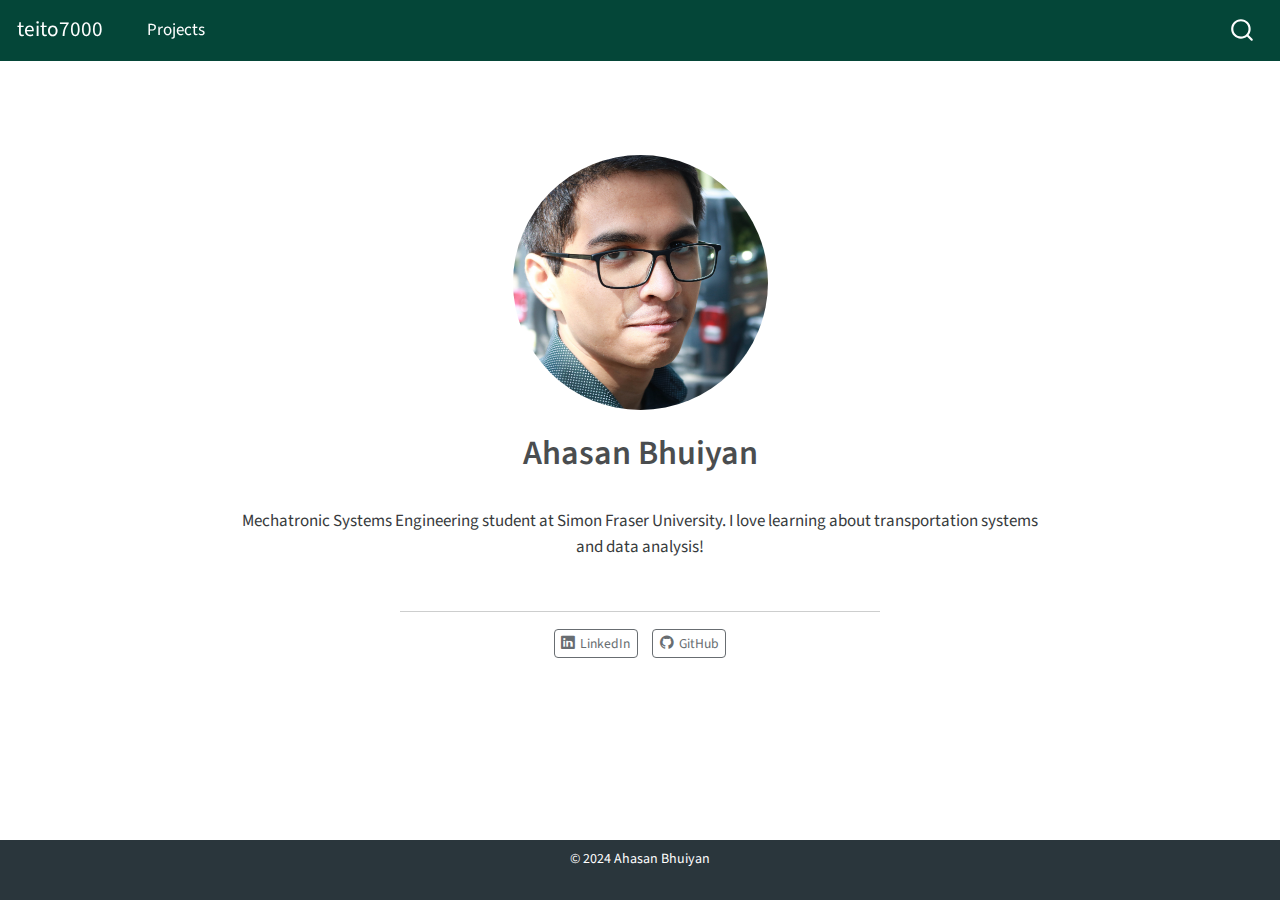
<file: docs/index.html>
<!DOCTYPE html>
<html xmlns="http://www.w3.org/1999/xhtml" lang="en" xml:lang="en"><head>

<meta charset="utf-8">
<meta name="generator" content="quarto-1.3.450">

<meta name="viewport" content="width=device-width, initial-scale=1.0, user-scalable=yes">


<title>teito7000 - Ahasan Bhuiyan</title>
<style>
code{white-space: pre-wrap;}
span.smallcaps{font-variant: small-caps;}
div.columns{display: flex; gap: min(4vw, 1.5em);}
div.column{flex: auto; overflow-x: auto;}
div.hanging-indent{margin-left: 1.5em; text-indent: -1.5em;}
ul.task-list{list-style: none;}
ul.task-list li input[type="checkbox"] {
  width: 0.8em;
  margin: 0 0.8em 0.2em -1em; /* quarto-specific, see https://github.com/quarto-dev/quarto-cli/issues/4556 */ 
  vertical-align: middle;
}
</style>


<script src="site_libs/quarto-nav/quarto-nav.js"></script>
<script src="site_libs/quarto-nav/headroom.min.js"></script>
<script src="site_libs/clipboard/clipboard.min.js"></script>
<script src="site_libs/quarto-search/autocomplete.umd.js"></script>
<script src="site_libs/quarto-search/fuse.min.js"></script>
<script src="site_libs/quarto-search/quarto-search.js"></script>
<meta name="quarto:offset" content="./">
<script src="site_libs/quarto-html/quarto.js"></script>
<script src="site_libs/quarto-html/popper.min.js"></script>
<script src="site_libs/quarto-html/tippy.umd.min.js"></script>
<link href="site_libs/quarto-html/tippy.css" rel="stylesheet">
<link href="site_libs/quarto-html/quarto-syntax-highlighting.css" rel="stylesheet" id="quarto-text-highlighting-styles">
<script src="site_libs/bootstrap/bootstrap.min.js"></script>
<link href="site_libs/bootstrap/bootstrap-icons.css" rel="stylesheet">
<link href="site_libs/bootstrap/bootstrap.min.css" rel="stylesheet" id="quarto-bootstrap" data-mode="light">
<script id="quarto-search-options" type="application/json">{
  "location": "navbar",
  "copy-button": false,
  "collapse-after": 3,
  "panel-placement": "end",
  "type": "overlay",
  "limit": 20,
  "language": {
    "search-no-results-text": "No results",
    "search-matching-documents-text": "matching documents",
    "search-copy-link-title": "Copy link to search",
    "search-hide-matches-text": "Hide additional matches",
    "search-more-match-text": "more match in this document",
    "search-more-matches-text": "more matches in this document",
    "search-clear-button-title": "Clear",
    "search-detached-cancel-button-title": "Cancel",
    "search-submit-button-title": "Submit",
    "search-label": "Search"
  }
}</script>


</head>

<body class="nav-fixed fullcontent">

<div id="quarto-search-results"></div>
  <header id="quarto-header" class="headroom fixed-top">
    <nav class="navbar navbar-expand-lg navbar-dark ">
      <div class="navbar-container container-fluid">
      <div class="navbar-brand-container">
    <a class="navbar-brand" href="./index.html">
    <span class="navbar-title">teito7000</span>
    </a>
  </div>
            <div id="quarto-search" class="" title="Search"></div>
          <button class="navbar-toggler" type="button" data-bs-toggle="collapse" data-bs-target="#navbarCollapse" aria-controls="navbarCollapse" aria-expanded="false" aria-label="Toggle navigation" onclick="if (window.quartoToggleHeadroom) { window.quartoToggleHeadroom(); }">
  <span class="navbar-toggler-icon"></span>
</button>
          <div class="collapse navbar-collapse" id="navbarCollapse">
            <ul class="navbar-nav navbar-nav-scroll me-auto">
  <li class="nav-item">
    <a class="nav-link" href="./projects.html" rel="" target="">
 <span class="menu-text">Projects</span></a>
  </li>  
</ul>
            <div class="quarto-navbar-tools ms-auto">
</div>
          </div> <!-- /navcollapse -->
      </div> <!-- /container-fluid -->
    </nav>
</header>
<!-- content -->
<div id="quarto-content" class="quarto-container page-columns page-rows-contents page-layout-article page-navbar">
<!-- sidebar -->
<!-- margin-sidebar -->
    
<!-- main -->
<div class="quarto-about-jolla">
  <img src="files/profile.jpg" class="about-image
  round " style="height: 15em; width: 15em;">
 <header id="title-block-header" class="quarto-title-block default">
<div class="quarto-title">
<h1 class="title">Ahasan Bhuiyan</h1>
</div>
<div class="quarto-title-meta">
  </div>
</header><main class="content" id="quarto-document-content">
<p>Mechatronic Systems Engineering student at Simon Fraser University. I love learning about transportation systems and data analysis!</p>


</main> 
  <hr class="about-sep">
   <div class="about-links">
  <a href="https://www.linkedin.com/in/ahasanb/" class="about-link" rel="" target="">
    <i class="bi bi-linkedin"></i>
     <span class="about-link-text">LinkedIn</span>
  </a>
  <a href="https://github.com/teito7000" class="about-link" rel="" target="">
    <i class="bi bi-github"></i>
     <span class="about-link-text">GitHub</span>
  </a>
</div>
</div>
 <!-- /main -->
<script id="quarto-html-after-body" type="application/javascript">
window.document.addEventListener("DOMContentLoaded", function (event) {
  const toggleBodyColorMode = (bsSheetEl) => {
    const mode = bsSheetEl.getAttribute("data-mode");
    const bodyEl = window.document.querySelector("body");
    if (mode === "dark") {
      bodyEl.classList.add("quarto-dark");
      bodyEl.classList.remove("quarto-light");
    } else {
      bodyEl.classList.add("quarto-light");
      bodyEl.classList.remove("quarto-dark");
    }
  }
  const toggleBodyColorPrimary = () => {
    const bsSheetEl = window.document.querySelector("link#quarto-bootstrap");
    if (bsSheetEl) {
      toggleBodyColorMode(bsSheetEl);
    }
  }
  toggleBodyColorPrimary();  
  const isCodeAnnotation = (el) => {
    for (const clz of el.classList) {
      if (clz.startsWith('code-annotation-')) {                     
        return true;
      }
    }
    return false;
  }
  const clipboard = new window.ClipboardJS('.code-copy-button', {
    text: function(trigger) {
      const codeEl = trigger.previousElementSibling.cloneNode(true);
      for (const childEl of codeEl.children) {
        if (isCodeAnnotation(childEl)) {
          childEl.remove();
        }
      }
      return codeEl.innerText;
    }
  });
  clipboard.on('success', function(e) {
    // button target
    const button = e.trigger;
    // don't keep focus
    button.blur();
    // flash "checked"
    button.classList.add('code-copy-button-checked');
    var currentTitle = button.getAttribute("title");
    button.setAttribute("title", "Copied!");
    let tooltip;
    if (window.bootstrap) {
      button.setAttribute("data-bs-toggle", "tooltip");
      button.setAttribute("data-bs-placement", "left");
      button.setAttribute("data-bs-title", "Copied!");
      tooltip = new bootstrap.Tooltip(button, 
        { trigger: "manual", 
          customClass: "code-copy-button-tooltip",
          offset: [0, -8]});
      tooltip.show();    
    }
    setTimeout(function() {
      if (tooltip) {
        tooltip.hide();
        button.removeAttribute("data-bs-title");
        button.removeAttribute("data-bs-toggle");
        button.removeAttribute("data-bs-placement");
      }
      button.setAttribute("title", currentTitle);
      button.classList.remove('code-copy-button-checked');
    }, 1000);
    // clear code selection
    e.clearSelection();
  });
  function tippyHover(el, contentFn) {
    const config = {
      allowHTML: true,
      content: contentFn,
      maxWidth: 500,
      delay: 100,
      arrow: false,
      appendTo: function(el) {
          return el.parentElement;
      },
      interactive: true,
      interactiveBorder: 10,
      theme: 'quarto',
      placement: 'bottom-start'
    };
    window.tippy(el, config); 
  }
  const noterefs = window.document.querySelectorAll('a[role="doc-noteref"]');
  for (var i=0; i<noterefs.length; i++) {
    const ref = noterefs[i];
    tippyHover(ref, function() {
      // use id or data attribute instead here
      let href = ref.getAttribute('data-footnote-href') || ref.getAttribute('href');
      try { href = new URL(href).hash; } catch {}
      const id = href.replace(/^#\/?/, "");
      const note = window.document.getElementById(id);
      return note.innerHTML;
    });
  }
      let selectedAnnoteEl;
      const selectorForAnnotation = ( cell, annotation) => {
        let cellAttr = 'data-code-cell="' + cell + '"';
        let lineAttr = 'data-code-annotation="' +  annotation + '"';
        const selector = 'span[' + cellAttr + '][' + lineAttr + ']';
        return selector;
      }
      const selectCodeLines = (annoteEl) => {
        const doc = window.document;
        const targetCell = annoteEl.getAttribute("data-target-cell");
        const targetAnnotation = annoteEl.getAttribute("data-target-annotation");
        const annoteSpan = window.document.querySelector(selectorForAnnotation(targetCell, targetAnnotation));
        const lines = annoteSpan.getAttribute("data-code-lines").split(",");
        const lineIds = lines.map((line) => {
          return targetCell + "-" + line;
        })
        let top = null;
        let height = null;
        let parent = null;
        if (lineIds.length > 0) {
            //compute the position of the single el (top and bottom and make a div)
            const el = window.document.getElementById(lineIds[0]);
            top = el.offsetTop;
            height = el.offsetHeight;
            parent = el.parentElement.parentElement;
          if (lineIds.length > 1) {
            const lastEl = window.document.getElementById(lineIds[lineIds.length - 1]);
            const bottom = lastEl.offsetTop + lastEl.offsetHeight;
            height = bottom - top;
          }
          if (top !== null && height !== null && parent !== null) {
            // cook up a div (if necessary) and position it 
            let div = window.document.getElementById("code-annotation-line-highlight");
            if (div === null) {
              div = window.document.createElement("div");
              div.setAttribute("id", "code-annotation-line-highlight");
              div.style.position = 'absolute';
              parent.appendChild(div);
            }
            div.style.top = top - 2 + "px";
            div.style.height = height + 4 + "px";
            let gutterDiv = window.document.getElementById("code-annotation-line-highlight-gutter");
            if (gutterDiv === null) {
              gutterDiv = window.document.createElement("div");
              gutterDiv.setAttribute("id", "code-annotation-line-highlight-gutter");
              gutterDiv.style.position = 'absolute';
              const codeCell = window.document.getElementById(targetCell);
              const gutter = codeCell.querySelector('.code-annotation-gutter');
              gutter.appendChild(gutterDiv);
            }
            gutterDiv.style.top = top - 2 + "px";
            gutterDiv.style.height = height + 4 + "px";
          }
          selectedAnnoteEl = annoteEl;
        }
      };
      const unselectCodeLines = () => {
        const elementsIds = ["code-annotation-line-highlight", "code-annotation-line-highlight-gutter"];
        elementsIds.forEach((elId) => {
          const div = window.document.getElementById(elId);
          if (div) {
            div.remove();
          }
        });
        selectedAnnoteEl = undefined;
      };
      // Attach click handler to the DT
      const annoteDls = window.document.querySelectorAll('dt[data-target-cell]');
      for (const annoteDlNode of annoteDls) {
        annoteDlNode.addEventListener('click', (event) => {
          const clickedEl = event.target;
          if (clickedEl !== selectedAnnoteEl) {
            unselectCodeLines();
            const activeEl = window.document.querySelector('dt[data-target-cell].code-annotation-active');
            if (activeEl) {
              activeEl.classList.remove('code-annotation-active');
            }
            selectCodeLines(clickedEl);
            clickedEl.classList.add('code-annotation-active');
          } else {
            // Unselect the line
            unselectCodeLines();
            clickedEl.classList.remove('code-annotation-active');
          }
        });
      }
  const findCites = (el) => {
    const parentEl = el.parentElement;
    if (parentEl) {
      const cites = parentEl.dataset.cites;
      if (cites) {
        return {
          el,
          cites: cites.split(' ')
        };
      } else {
        return findCites(el.parentElement)
      }
    } else {
      return undefined;
    }
  };
  var bibliorefs = window.document.querySelectorAll('a[role="doc-biblioref"]');
  for (var i=0; i<bibliorefs.length; i++) {
    const ref = bibliorefs[i];
    const citeInfo = findCites(ref);
    if (citeInfo) {
      tippyHover(citeInfo.el, function() {
        var popup = window.document.createElement('div');
        citeInfo.cites.forEach(function(cite) {
          var citeDiv = window.document.createElement('div');
          citeDiv.classList.add('hanging-indent');
          citeDiv.classList.add('csl-entry');
          var biblioDiv = window.document.getElementById('ref-' + cite);
          if (biblioDiv) {
            citeDiv.innerHTML = biblioDiv.innerHTML;
          }
          popup.appendChild(citeDiv);
        });
        return popup.innerHTML;
      });
    }
  }
});
</script>
</div> <!-- /content -->
<footer class="footer">
  <div class="nav-footer">
    <div class="nav-footer-left">
      &nbsp;
    </div>   
    <div class="nav-footer-center">© 2024 Ahasan Bhuiyan</div>
    <div class="nav-footer-right">
      &nbsp;
    </div>
  </div>
</footer>



</body></html>
</file>
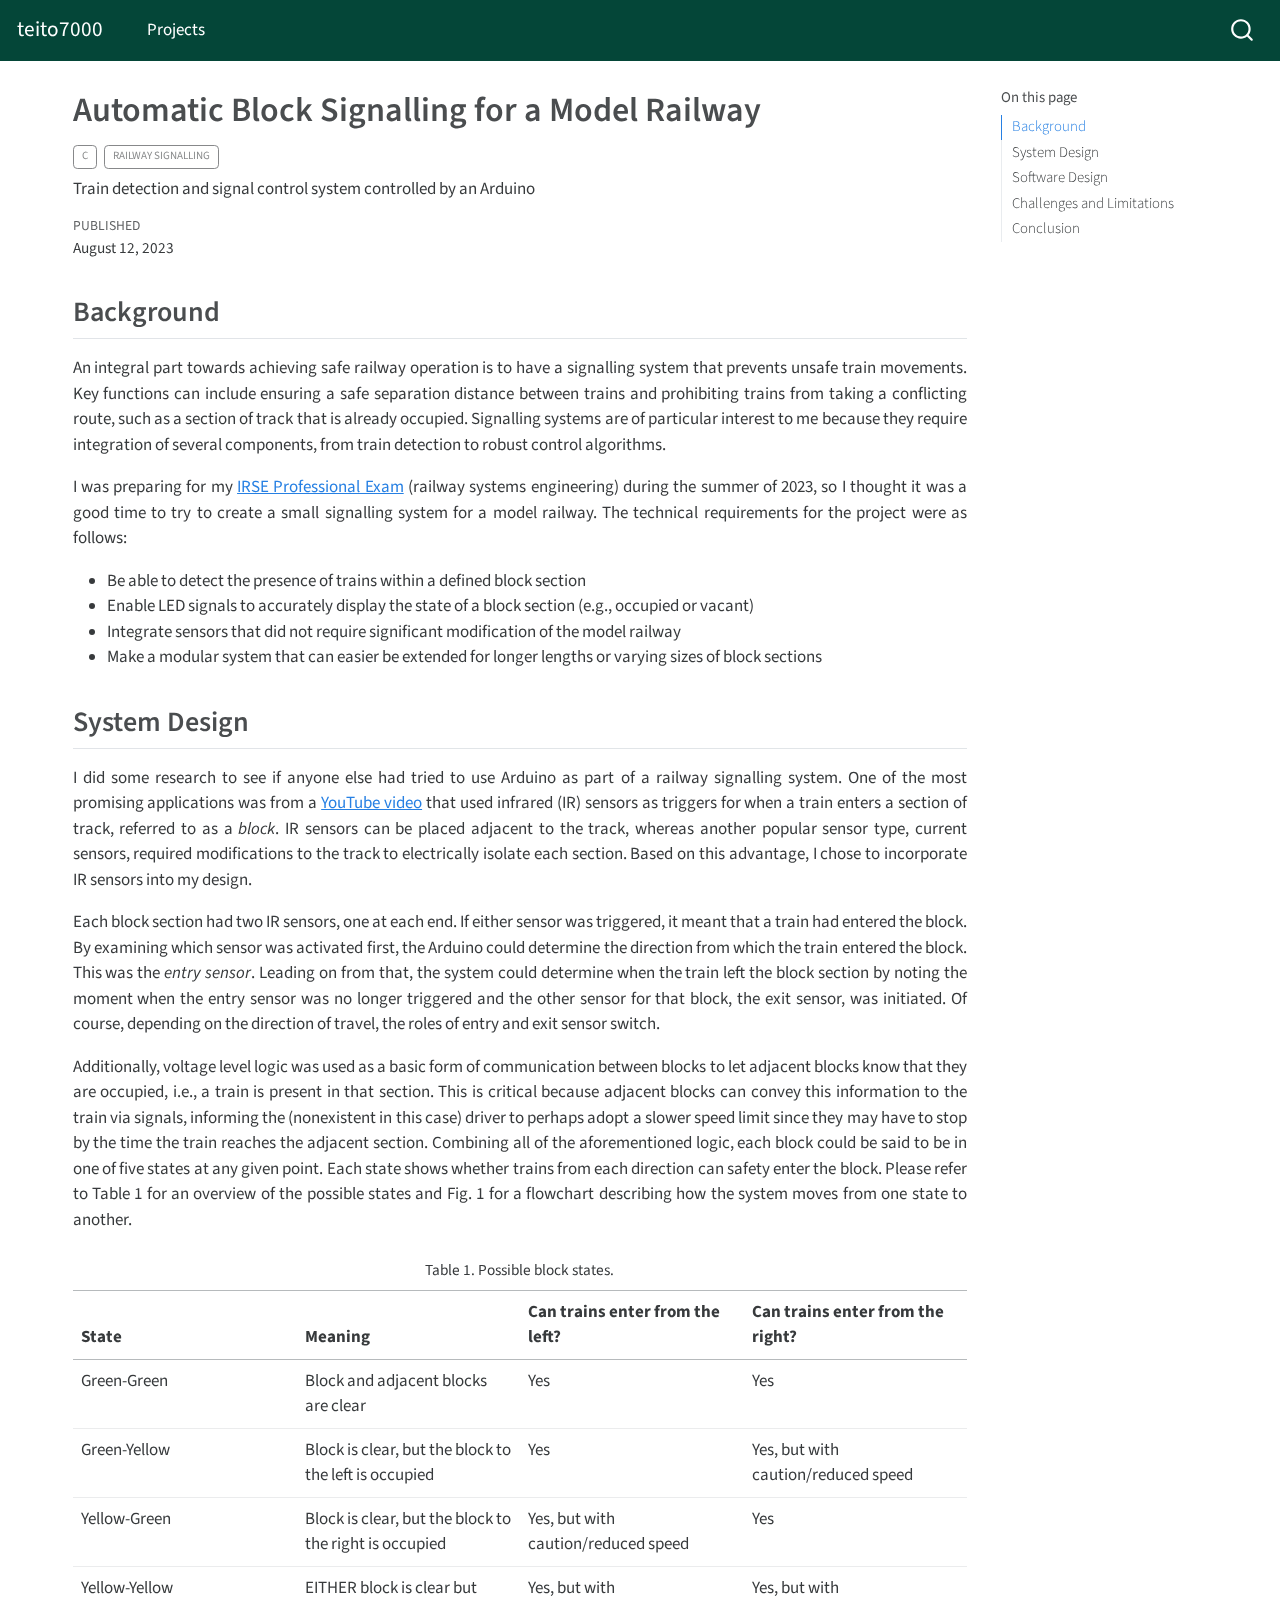
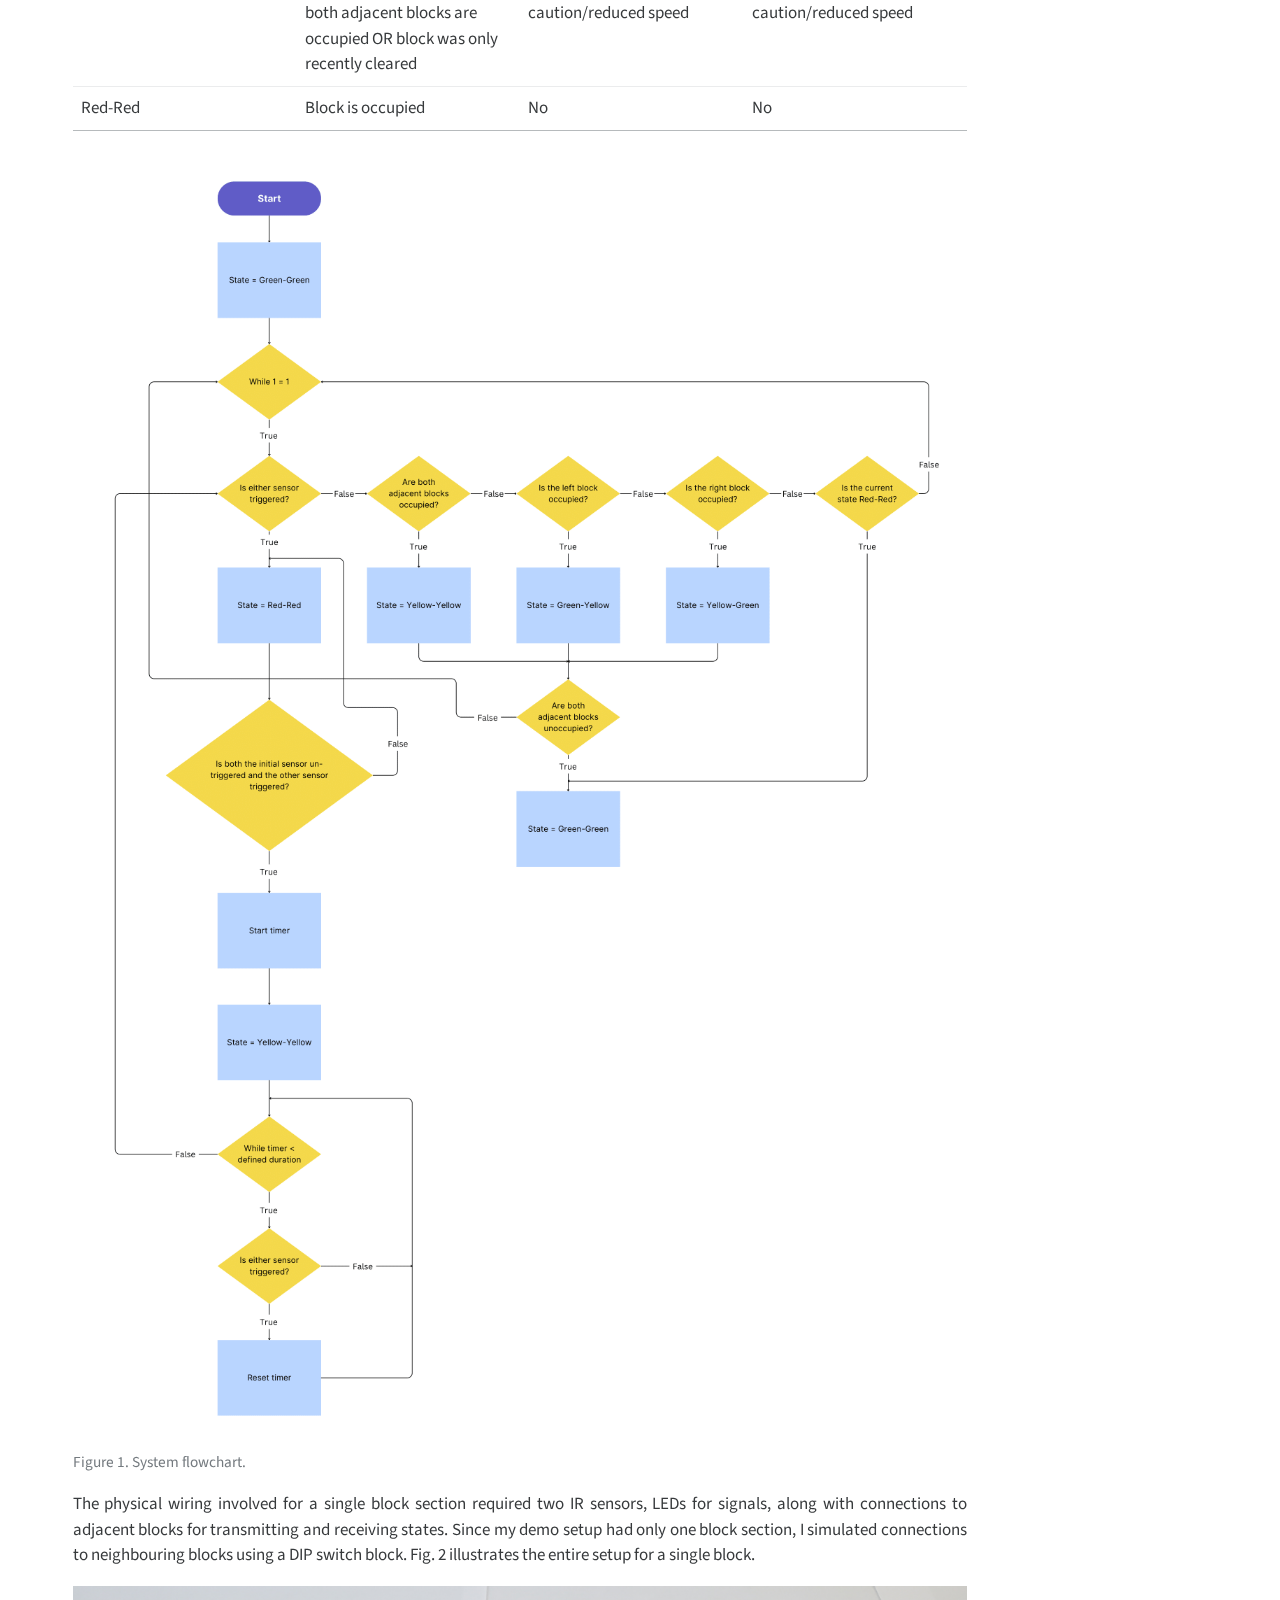
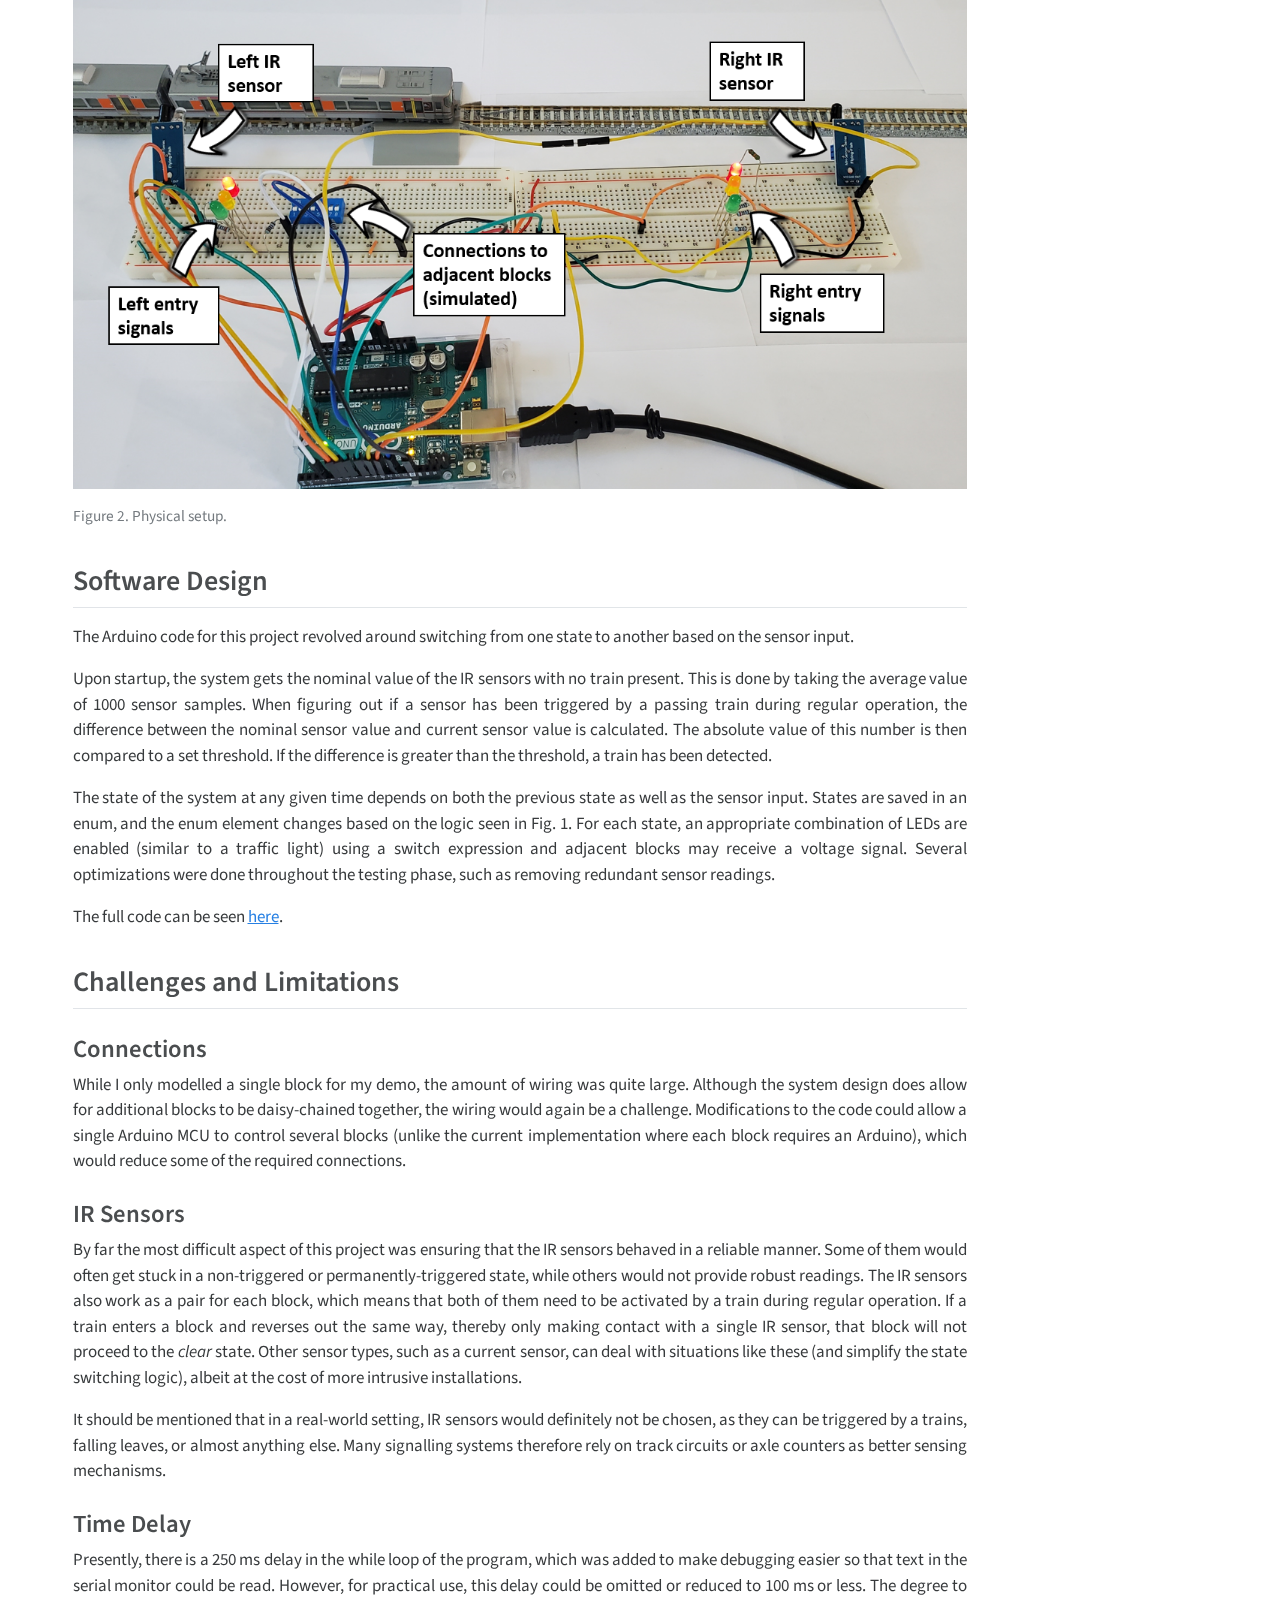
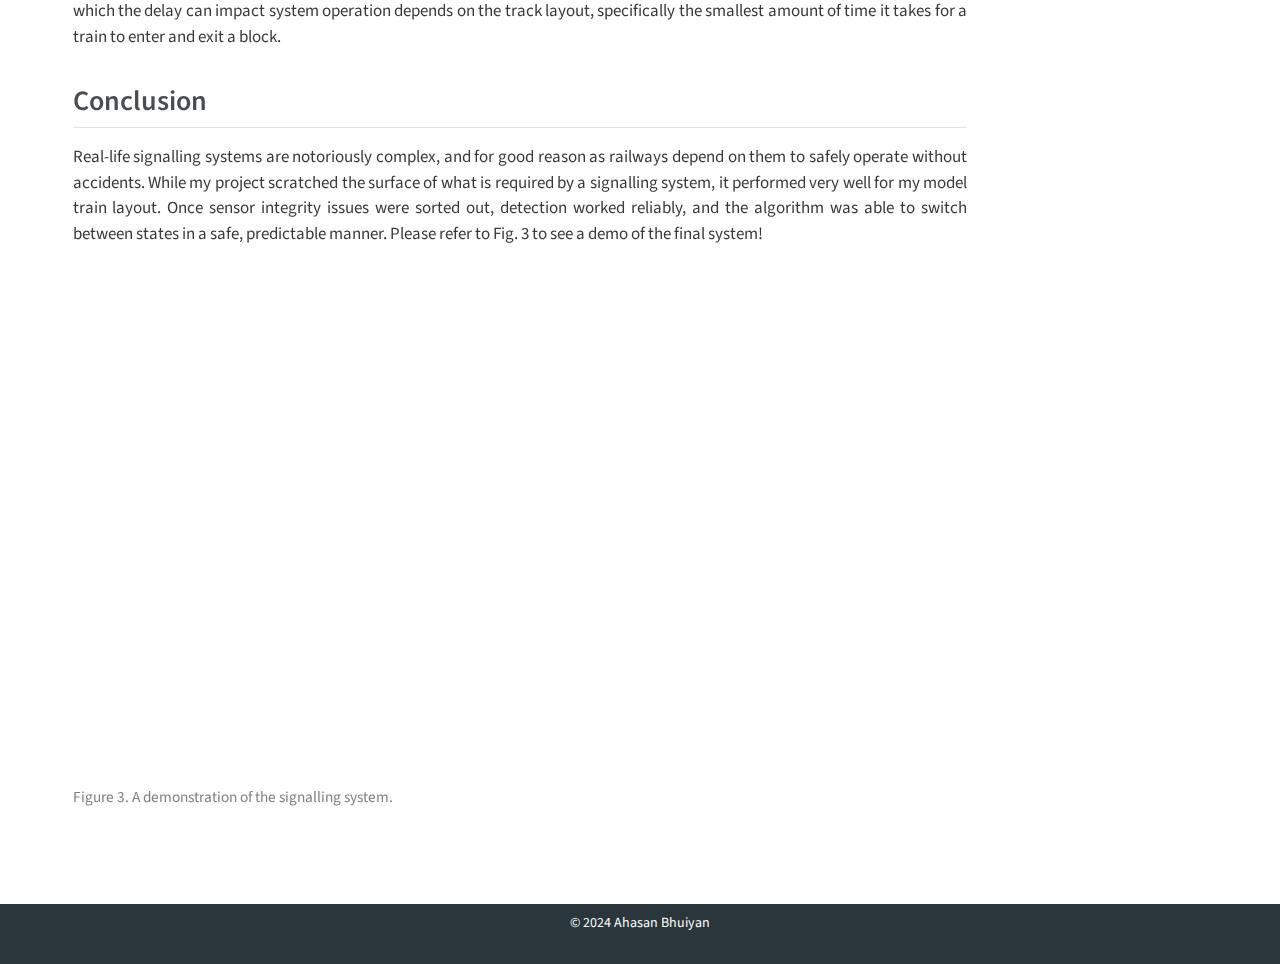
<file: docs/projects/2023/automatic_block_signalling/index.html>
<!DOCTYPE html>
<html xmlns="http://www.w3.org/1999/xhtml" lang="en" xml:lang="en"><head>

<meta charset="utf-8">
<meta name="generator" content="quarto-1.3.450">

<meta name="viewport" content="width=device-width, initial-scale=1.0, user-scalable=yes">

<meta name="dcterms.date" content="2023-08-12">
<meta name="description" content="Train detection and signal control system controlled by an Arduino">

<title>teito7000 - Automatic Block Signalling for a Model Railway</title>
<style>
code{white-space: pre-wrap;}
span.smallcaps{font-variant: small-caps;}
div.columns{display: flex; gap: min(4vw, 1.5em);}
div.column{flex: auto; overflow-x: auto;}
div.hanging-indent{margin-left: 1.5em; text-indent: -1.5em;}
ul.task-list{list-style: none;}
ul.task-list li input[type="checkbox"] {
  width: 0.8em;
  margin: 0 0.8em 0.2em -1em; /* quarto-specific, see https://github.com/quarto-dev/quarto-cli/issues/4556 */ 
  vertical-align: middle;
}
</style>


<script src="../../../site_libs/quarto-nav/quarto-nav.js"></script>
<script src="../../../site_libs/quarto-nav/headroom.min.js"></script>
<script src="../../../site_libs/clipboard/clipboard.min.js"></script>
<script src="../../../site_libs/quarto-search/autocomplete.umd.js"></script>
<script src="../../../site_libs/quarto-search/fuse.min.js"></script>
<script src="../../../site_libs/quarto-search/quarto-search.js"></script>
<meta name="quarto:offset" content="../../../">
<script src="../../../site_libs/quarto-html/quarto.js"></script>
<script src="../../../site_libs/quarto-html/popper.min.js"></script>
<script src="../../../site_libs/quarto-html/tippy.umd.min.js"></script>
<script src="../../../site_libs/quarto-html/anchor.min.js"></script>
<link href="../../../site_libs/quarto-html/tippy.css" rel="stylesheet">
<link href="../../../site_libs/quarto-html/quarto-syntax-highlighting.css" rel="stylesheet" id="quarto-text-highlighting-styles">
<script src="../../../site_libs/bootstrap/bootstrap.min.js"></script>
<link href="../../../site_libs/bootstrap/bootstrap-icons.css" rel="stylesheet">
<link href="../../../site_libs/bootstrap/bootstrap.min.css" rel="stylesheet" id="quarto-bootstrap" data-mode="light">
<script id="quarto-search-options" type="application/json">{
  "location": "navbar",
  "copy-button": false,
  "collapse-after": 3,
  "panel-placement": "end",
  "type": "overlay",
  "limit": 20,
  "language": {
    "search-no-results-text": "No results",
    "search-matching-documents-text": "matching documents",
    "search-copy-link-title": "Copy link to search",
    "search-hide-matches-text": "Hide additional matches",
    "search-more-match-text": "more match in this document",
    "search-more-matches-text": "more matches in this document",
    "search-clear-button-title": "Clear",
    "search-detached-cancel-button-title": "Cancel",
    "search-submit-button-title": "Submit",
    "search-label": "Search"
  }
}</script>


<link rel="stylesheet" href="../../../styles.css">
</head>

<body class="nav-fixed">

<div id="quarto-search-results"></div>
  <header id="quarto-header" class="headroom fixed-top">
    <nav class="navbar navbar-expand-lg navbar-dark ">
      <div class="navbar-container container-fluid">
      <div class="navbar-brand-container">
    <a class="navbar-brand" href="../../../index.html">
    <span class="navbar-title">teito7000</span>
    </a>
  </div>
            <div id="quarto-search" class="" title="Search"></div>
          <button class="navbar-toggler" type="button" data-bs-toggle="collapse" data-bs-target="#navbarCollapse" aria-controls="navbarCollapse" aria-expanded="false" aria-label="Toggle navigation" onclick="if (window.quartoToggleHeadroom) { window.quartoToggleHeadroom(); }">
  <span class="navbar-toggler-icon"></span>
</button>
          <div class="collapse navbar-collapse" id="navbarCollapse">
            <ul class="navbar-nav navbar-nav-scroll me-auto">
  <li class="nav-item">
    <a class="nav-link" href="../../../projects.html" rel="" target="">
 <span class="menu-text">Projects</span></a>
  </li>  
</ul>
            <div class="quarto-navbar-tools ms-auto">
</div>
          </div> <!-- /navcollapse -->
      </div> <!-- /container-fluid -->
    </nav>
</header>
<!-- content -->
<div id="quarto-content" class="quarto-container page-columns page-rows-contents page-layout-full page-navbar">
<!-- sidebar -->
<!-- margin-sidebar -->
    <div id="quarto-margin-sidebar" class="sidebar margin-sidebar">
        <nav id="TOC" role="doc-toc" class="toc-active">
    <h2 id="toc-title">On this page</h2>
   
  <ul>
  <li><a href="#background" id="toc-background" class="nav-link active" data-scroll-target="#background">Background</a></li>
  <li><a href="#system-design" id="toc-system-design" class="nav-link" data-scroll-target="#system-design">System Design</a></li>
  <li><a href="#software-design" id="toc-software-design" class="nav-link" data-scroll-target="#software-design">Software Design</a></li>
  <li><a href="#challenges-and-limitations" id="toc-challenges-and-limitations" class="nav-link" data-scroll-target="#challenges-and-limitations">Challenges and Limitations</a>
  <ul class="collapse">
  <li><a href="#connections" id="toc-connections" class="nav-link" data-scroll-target="#connections">Connections</a></li>
  <li><a href="#ir-sensors" id="toc-ir-sensors" class="nav-link" data-scroll-target="#ir-sensors">IR Sensors</a></li>
  <li><a href="#time-delay" id="toc-time-delay" class="nav-link" data-scroll-target="#time-delay">Time Delay</a></li>
  </ul></li>
  <li><a href="#conclusion" id="toc-conclusion" class="nav-link" data-scroll-target="#conclusion">Conclusion</a></li>
  </ul>
</nav>
    </div>
<!-- main -->
<main class="content column-page-left" id="quarto-document-content">

<header id="title-block-header" class="quarto-title-block default">
<div class="quarto-title">
<h1 class="title">Automatic Block Signalling for a Model Railway</h1>
  <div class="quarto-categories">
    <div class="quarto-category">C</div>
    <div class="quarto-category">railway signalling</div>
  </div>
  </div>

<div>
  <div class="description">
    Train detection and signal control system controlled by an Arduino
  </div>
</div>


<div class="quarto-title-meta">

    
    <div>
    <div class="quarto-title-meta-heading">Published</div>
    <div class="quarto-title-meta-contents">
      <p class="date">August 12, 2023</p>
    </div>
  </div>
  
    
  </div>
  

</header>

<section id="background" class="level2">
<h2 class="anchored" data-anchor-id="background">Background</h2>
<p>An integral part towards achieving safe railway operation is to have a signalling system that prevents unsafe train movements. Key functions can include ensuring a safe separation distance between trains and prohibiting trains from taking a conflicting route, such as a section of track that is already occupied. Signalling systems are of particular interest to me because they require integration of several components, from train detection to robust control algorithms.</p>
<p>I was preparing for my <a href="https://www.irse.org/Qualifications-Careers/IRSE-Exam">IRSE Professional Exam</a> (railway systems engineering) during the summer of 2023, so I thought it was a good time to try to create a small signalling system for a model railway. The technical requirements for the project were as follows:</p>
<ul>
<li>Be able to detect the presence of trains within a defined block section</li>
<li>Enable LED signals to accurately display the state of a block section (e.g., occupied or vacant)</li>
<li>Integrate sensors that did not require significant modification of the model railway</li>
<li>Make a modular system that can easier be extended for longer lengths or varying sizes of block sections</li>
</ul>
</section>
<section id="system-design" class="level2">
<h2 class="anchored" data-anchor-id="system-design">System Design</h2>
<p>I did some research to see if anyone else had tried to use Arduino as part of a railway signalling system. One of the most promising applications was from a <a href="https://youtu.be/Yg6mkOfl6I8?si=zydbxgZjwzDelwt1">YouTube video</a> that used infrared (IR) sensors as triggers for when a train enters a section of track, referred to as a <em>block</em>. IR sensors can be placed adjacent to the track, whereas another popular sensor type, current sensors, required modifications to the track to electrically isolate each section. Based on this advantage, I chose to incorporate IR sensors into my design.</p>
<p>Each block section had two IR sensors, one at each end. If either sensor was triggered, it meant that a train had entered the block. By examining which sensor was activated first, the Arduino could determine the direction from which the train entered the block. This was the <em>entry sensor</em>. Leading on from that, the system could determine when the train left the block section by noting the moment when the entry sensor was no longer triggered and the other sensor for that block, the exit sensor, was initiated. Of course, depending on the direction of travel, the roles of entry and exit sensor switch.</p>
<p>Additionally, voltage level logic was used as a basic form of communication between blocks to let adjacent blocks know that they are occupied, i.e., a train is present in that section. This is critical because adjacent blocks can convey this information to the train via signals, informing the (nonexistent in this case) driver to perhaps adopt a slower speed limit since they may have to stop by the time the train reaches the adjacent section. Combining all of the aforementioned logic, each block could be said to be in one of five states at any given point. Each state shows whether trains from each direction can safety enter the block. Please refer to Table 1 for an overview of the possible states and Fig. 1 for a flowchart describing how the system moves from one state to another.</p>
<table class="table">
<caption>Table 1. Possible block states.</caption>
<colgroup>
<col style="width: 25%">
<col style="width: 25%">
<col style="width: 25%">
<col style="width: 25%">
</colgroup>
<thead>
<tr class="header">
<th>State</th>
<th>Meaning</th>
<th>Can trains enter from the left?</th>
<th>Can trains enter from the right?</th>
</tr>
</thead>
<tbody>
<tr class="odd">
<td>Green-Green</td>
<td>Block and adjacent blocks are clear</td>
<td>Yes</td>
<td>Yes</td>
</tr>
<tr class="even">
<td>Green-Yellow</td>
<td>Block is clear, but the block to the left is occupied</td>
<td>Yes</td>
<td>Yes, but with caution/reduced speed</td>
</tr>
<tr class="odd">
<td>Yellow-Green</td>
<td>Block is clear, but the block to the right is occupied</td>
<td>Yes, but with caution/reduced speed</td>
<td>Yes</td>
</tr>
<tr class="even">
<td>Yellow-Yellow</td>
<td>EITHER block is clear but both adjacent blocks are occupied OR block was only recently cleared</td>
<td>Yes, but with caution/reduced speed</td>
<td>Yes, but with caution/reduced speed</td>
</tr>
<tr class="odd">
<td>Red-Red</td>
<td>Block is occupied</td>
<td>No</td>
<td>No</td>
</tr>
</tbody>
</table>
<div class="quarto-figure quarto-figure-center">
<figure class="figure">
<p><img src="flowchart.png" class="img-fluid figure-img"></p>
<figcaption class="figure-caption">Figure 1. System flowchart.</figcaption>
</figure>
</div>
<p>The physical wiring involved for a single block section required two IR sensors, LEDs for signals, along with connections to adjacent blocks for transmitting and receiving states. Since my demo setup had only one block section, I simulated connections to neighbouring blocks using a DIP switch block. Fig. 2 illustrates the entire setup for a single block.</p>
<div class="quarto-figure quarto-figure-center">
<figure class="figure">
<p><img src="physical_setup.png" class="preview-image img-fluid figure-img"></p>
<figcaption class="figure-caption">Figure 2. Physical setup.</figcaption>
</figure>
</div>
</section>
<section id="software-design" class="level2">
<h2 class="anchored" data-anchor-id="software-design">Software Design</h2>
<p>The Arduino code for this project revolved around switching from one state to another based on the sensor input.</p>
<p>Upon startup, the system gets the nominal value of the IR sensors with no train present. This is done by taking the average value of 1000 sensor samples. When figuring out if a sensor has been triggered by a passing train during regular operation, the difference between the nominal sensor value and current sensor value is calculated. The absolute value of this number is then compared to a set threshold. If the difference is greater than the threshold, a train has been detected.</p>
<p>The state of the system at any given time depends on both the previous state as well as the sensor input. States are saved in an enum, and the enum element changes based on the logic seen in Fig. 1. For each state, an appropriate combination of LEDs are enabled (similar to a traffic light) using a switch expression and adjacent blocks may receive a voltage signal. Several optimizations were done throughout the testing phase, such as removing redundant sensor readings.</p>
<p>The full code can be seen <a href="https://github.com/teito7000/Automatic_Block_Signalling">here</a>.</p>
</section>
<section id="challenges-and-limitations" class="level2">
<h2 class="anchored" data-anchor-id="challenges-and-limitations">Challenges and Limitations</h2>
<section id="connections" class="level3">
<h3 class="anchored" data-anchor-id="connections">Connections</h3>
<p>While I only modelled a single block for my demo, the amount of wiring was quite large. Although the system design does allow for additional blocks to be daisy-chained together, the wiring would again be a challenge. Modifications to the code could allow a single Arduino MCU to control several blocks (unlike the current implementation where each block requires an Arduino), which would reduce some of the required connections.</p>
</section>
<section id="ir-sensors" class="level3">
<h3 class="anchored" data-anchor-id="ir-sensors">IR Sensors</h3>
<p>By far the most difficult aspect of this project was ensuring that the IR sensors behaved in a reliable manner. Some of them would often get stuck in a non-triggered or permanently-triggered state, while others would not provide robust readings. The IR sensors also work as a pair for each block, which means that both of them need to be activated by a train during regular operation. If a train enters a block and reverses out the same way, thereby only making contact with a single IR sensor, that block will not proceed to the <em>clear</em> state. Other sensor types, such as a current sensor, can deal with situations like these (and simplify the state switching logic), albeit at the cost of more intrusive installations.</p>
<p>It should be mentioned that in a real-world setting, IR sensors would definitely not be chosen, as they can be triggered by a trains, falling leaves, or almost anything else. Many signalling systems therefore rely on track circuits or axle counters as better sensing mechanisms.</p>
</section>
<section id="time-delay" class="level3">
<h3 class="anchored" data-anchor-id="time-delay">Time Delay</h3>
<p>Presently, there is a 250 ms delay in the while loop of the program, which was added to make debugging easier so that text in the serial monitor could be read. However, for practical use, this delay could be omitted or reduced to 100 ms or less. The degree to which the delay can impact system operation depends on the track layout, specifically the smallest amount of time it takes for a train to enter and exit a block.</p>
</section>
</section>
<section id="conclusion" class="level2">
<h2 class="anchored" data-anchor-id="conclusion">Conclusion</h2>
<p>Real-life signalling systems are notoriously complex, and for good reason as railways depend on them to safely operate without accidents. While my project scratched the surface of what is required by a signalling system, it performed very well for my model train layout. Once sensor integrity issues were sorted out, detection worked reliably, and the algorithm was able to switch between states in a safe, predictable manner. Please refer to Fig. 3 to see a demo of the final system!</p>
<div class="quarto-video ratio ratio-16x9"><iframe data-external="1" src="https://www.youtube.com/embed/VFScQJ2VNwI" title="" frameborder="0" allow="accelerometer; autoplay; clipboard-write; encrypted-media; gyroscope; picture-in-picture" allowfullscreen=""></iframe></div>
<p><span class="caption">Figure 3. A demonstration of the signalling system.</span></p>


</section>

</main> <!-- /main -->
<script id="quarto-html-after-body" type="application/javascript">
window.document.addEventListener("DOMContentLoaded", function (event) {
  const toggleBodyColorMode = (bsSheetEl) => {
    const mode = bsSheetEl.getAttribute("data-mode");
    const bodyEl = window.document.querySelector("body");
    if (mode === "dark") {
      bodyEl.classList.add("quarto-dark");
      bodyEl.classList.remove("quarto-light");
    } else {
      bodyEl.classList.add("quarto-light");
      bodyEl.classList.remove("quarto-dark");
    }
  }
  const toggleBodyColorPrimary = () => {
    const bsSheetEl = window.document.querySelector("link#quarto-bootstrap");
    if (bsSheetEl) {
      toggleBodyColorMode(bsSheetEl);
    }
  }
  toggleBodyColorPrimary();  
  const icon = "";
  const anchorJS = new window.AnchorJS();
  anchorJS.options = {
    placement: 'right',
    icon: icon
  };
  anchorJS.add('.anchored');
  const isCodeAnnotation = (el) => {
    for (const clz of el.classList) {
      if (clz.startsWith('code-annotation-')) {                     
        return true;
      }
    }
    return false;
  }
  const clipboard = new window.ClipboardJS('.code-copy-button', {
    text: function(trigger) {
      const codeEl = trigger.previousElementSibling.cloneNode(true);
      for (const childEl of codeEl.children) {
        if (isCodeAnnotation(childEl)) {
          childEl.remove();
        }
      }
      return codeEl.innerText;
    }
  });
  clipboard.on('success', function(e) {
    // button target
    const button = e.trigger;
    // don't keep focus
    button.blur();
    // flash "checked"
    button.classList.add('code-copy-button-checked');
    var currentTitle = button.getAttribute("title");
    button.setAttribute("title", "Copied!");
    let tooltip;
    if (window.bootstrap) {
      button.setAttribute("data-bs-toggle", "tooltip");
      button.setAttribute("data-bs-placement", "left");
      button.setAttribute("data-bs-title", "Copied!");
      tooltip = new bootstrap.Tooltip(button, 
        { trigger: "manual", 
          customClass: "code-copy-button-tooltip",
          offset: [0, -8]});
      tooltip.show();    
    }
    setTimeout(function() {
      if (tooltip) {
        tooltip.hide();
        button.removeAttribute("data-bs-title");
        button.removeAttribute("data-bs-toggle");
        button.removeAttribute("data-bs-placement");
      }
      button.setAttribute("title", currentTitle);
      button.classList.remove('code-copy-button-checked');
    }, 1000);
    // clear code selection
    e.clearSelection();
  });
  function tippyHover(el, contentFn) {
    const config = {
      allowHTML: true,
      content: contentFn,
      maxWidth: 500,
      delay: 100,
      arrow: false,
      appendTo: function(el) {
          return el.parentElement;
      },
      interactive: true,
      interactiveBorder: 10,
      theme: 'quarto',
      placement: 'bottom-start'
    };
    window.tippy(el, config); 
  }
  const noterefs = window.document.querySelectorAll('a[role="doc-noteref"]');
  for (var i=0; i<noterefs.length; i++) {
    const ref = noterefs[i];
    tippyHover(ref, function() {
      // use id or data attribute instead here
      let href = ref.getAttribute('data-footnote-href') || ref.getAttribute('href');
      try { href = new URL(href).hash; } catch {}
      const id = href.replace(/^#\/?/, "");
      const note = window.document.getElementById(id);
      return note.innerHTML;
    });
  }
      let selectedAnnoteEl;
      const selectorForAnnotation = ( cell, annotation) => {
        let cellAttr = 'data-code-cell="' + cell + '"';
        let lineAttr = 'data-code-annotation="' +  annotation + '"';
        const selector = 'span[' + cellAttr + '][' + lineAttr + ']';
        return selector;
      }
      const selectCodeLines = (annoteEl) => {
        const doc = window.document;
        const targetCell = annoteEl.getAttribute("data-target-cell");
        const targetAnnotation = annoteEl.getAttribute("data-target-annotation");
        const annoteSpan = window.document.querySelector(selectorForAnnotation(targetCell, targetAnnotation));
        const lines = annoteSpan.getAttribute("data-code-lines").split(",");
        const lineIds = lines.map((line) => {
          return targetCell + "-" + line;
        })
        let top = null;
        let height = null;
        let parent = null;
        if (lineIds.length > 0) {
            //compute the position of the single el (top and bottom and make a div)
            const el = window.document.getElementById(lineIds[0]);
            top = el.offsetTop;
            height = el.offsetHeight;
            parent = el.parentElement.parentElement;
          if (lineIds.length > 1) {
            const lastEl = window.document.getElementById(lineIds[lineIds.length - 1]);
            const bottom = lastEl.offsetTop + lastEl.offsetHeight;
            height = bottom - top;
          }
          if (top !== null && height !== null && parent !== null) {
            // cook up a div (if necessary) and position it 
            let div = window.document.getElementById("code-annotation-line-highlight");
            if (div === null) {
              div = window.document.createElement("div");
              div.setAttribute("id", "code-annotation-line-highlight");
              div.style.position = 'absolute';
              parent.appendChild(div);
            }
            div.style.top = top - 2 + "px";
            div.style.height = height + 4 + "px";
            let gutterDiv = window.document.getElementById("code-annotation-line-highlight-gutter");
            if (gutterDiv === null) {
              gutterDiv = window.document.createElement("div");
              gutterDiv.setAttribute("id", "code-annotation-line-highlight-gutter");
              gutterDiv.style.position = 'absolute';
              const codeCell = window.document.getElementById(targetCell);
              const gutter = codeCell.querySelector('.code-annotation-gutter');
              gutter.appendChild(gutterDiv);
            }
            gutterDiv.style.top = top - 2 + "px";
            gutterDiv.style.height = height + 4 + "px";
          }
          selectedAnnoteEl = annoteEl;
        }
      };
      const unselectCodeLines = () => {
        const elementsIds = ["code-annotation-line-highlight", "code-annotation-line-highlight-gutter"];
        elementsIds.forEach((elId) => {
          const div = window.document.getElementById(elId);
          if (div) {
            div.remove();
          }
        });
        selectedAnnoteEl = undefined;
      };
      // Attach click handler to the DT
      const annoteDls = window.document.querySelectorAll('dt[data-target-cell]');
      for (const annoteDlNode of annoteDls) {
        annoteDlNode.addEventListener('click', (event) => {
          const clickedEl = event.target;
          if (clickedEl !== selectedAnnoteEl) {
            unselectCodeLines();
            const activeEl = window.document.querySelector('dt[data-target-cell].code-annotation-active');
            if (activeEl) {
              activeEl.classList.remove('code-annotation-active');
            }
            selectCodeLines(clickedEl);
            clickedEl.classList.add('code-annotation-active');
          } else {
            // Unselect the line
            unselectCodeLines();
            clickedEl.classList.remove('code-annotation-active');
          }
        });
      }
  const findCites = (el) => {
    const parentEl = el.parentElement;
    if (parentEl) {
      const cites = parentEl.dataset.cites;
      if (cites) {
        return {
          el,
          cites: cites.split(' ')
        };
      } else {
        return findCites(el.parentElement)
      }
    } else {
      return undefined;
    }
  };
  var bibliorefs = window.document.querySelectorAll('a[role="doc-biblioref"]');
  for (var i=0; i<bibliorefs.length; i++) {
    const ref = bibliorefs[i];
    const citeInfo = findCites(ref);
    if (citeInfo) {
      tippyHover(citeInfo.el, function() {
        var popup = window.document.createElement('div');
        citeInfo.cites.forEach(function(cite) {
          var citeDiv = window.document.createElement('div');
          citeDiv.classList.add('hanging-indent');
          citeDiv.classList.add('csl-entry');
          var biblioDiv = window.document.getElementById('ref-' + cite);
          if (biblioDiv) {
            citeDiv.innerHTML = biblioDiv.innerHTML;
          }
          popup.appendChild(citeDiv);
        });
        return popup.innerHTML;
      });
    }
  }
});
</script>
</div> <!-- /content -->
<footer class="footer">
  <div class="nav-footer">
    <div class="nav-footer-left">
      &nbsp;
    </div>   
    <div class="nav-footer-center">© 2024 Ahasan Bhuiyan</div>
    <div class="nav-footer-right">
      &nbsp;
    </div>
  </div>
</footer>



</body></html>
</file>
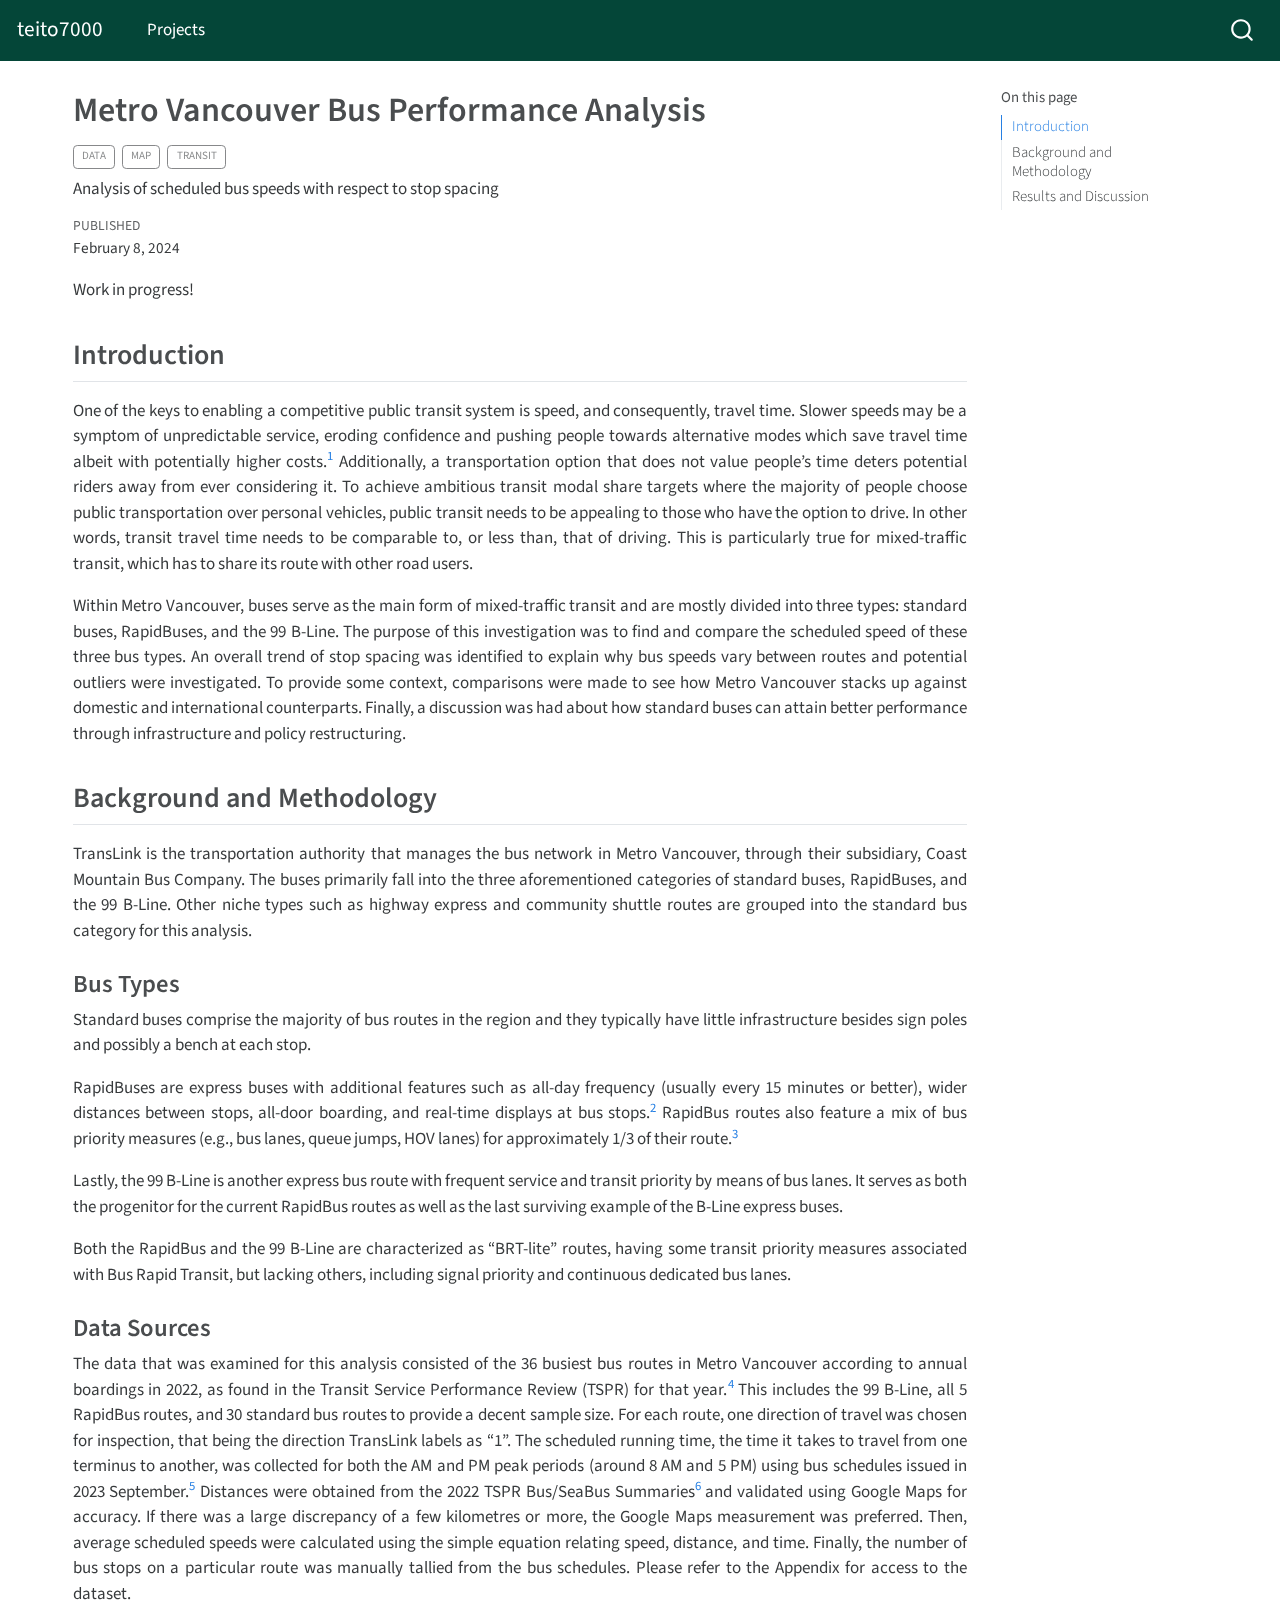
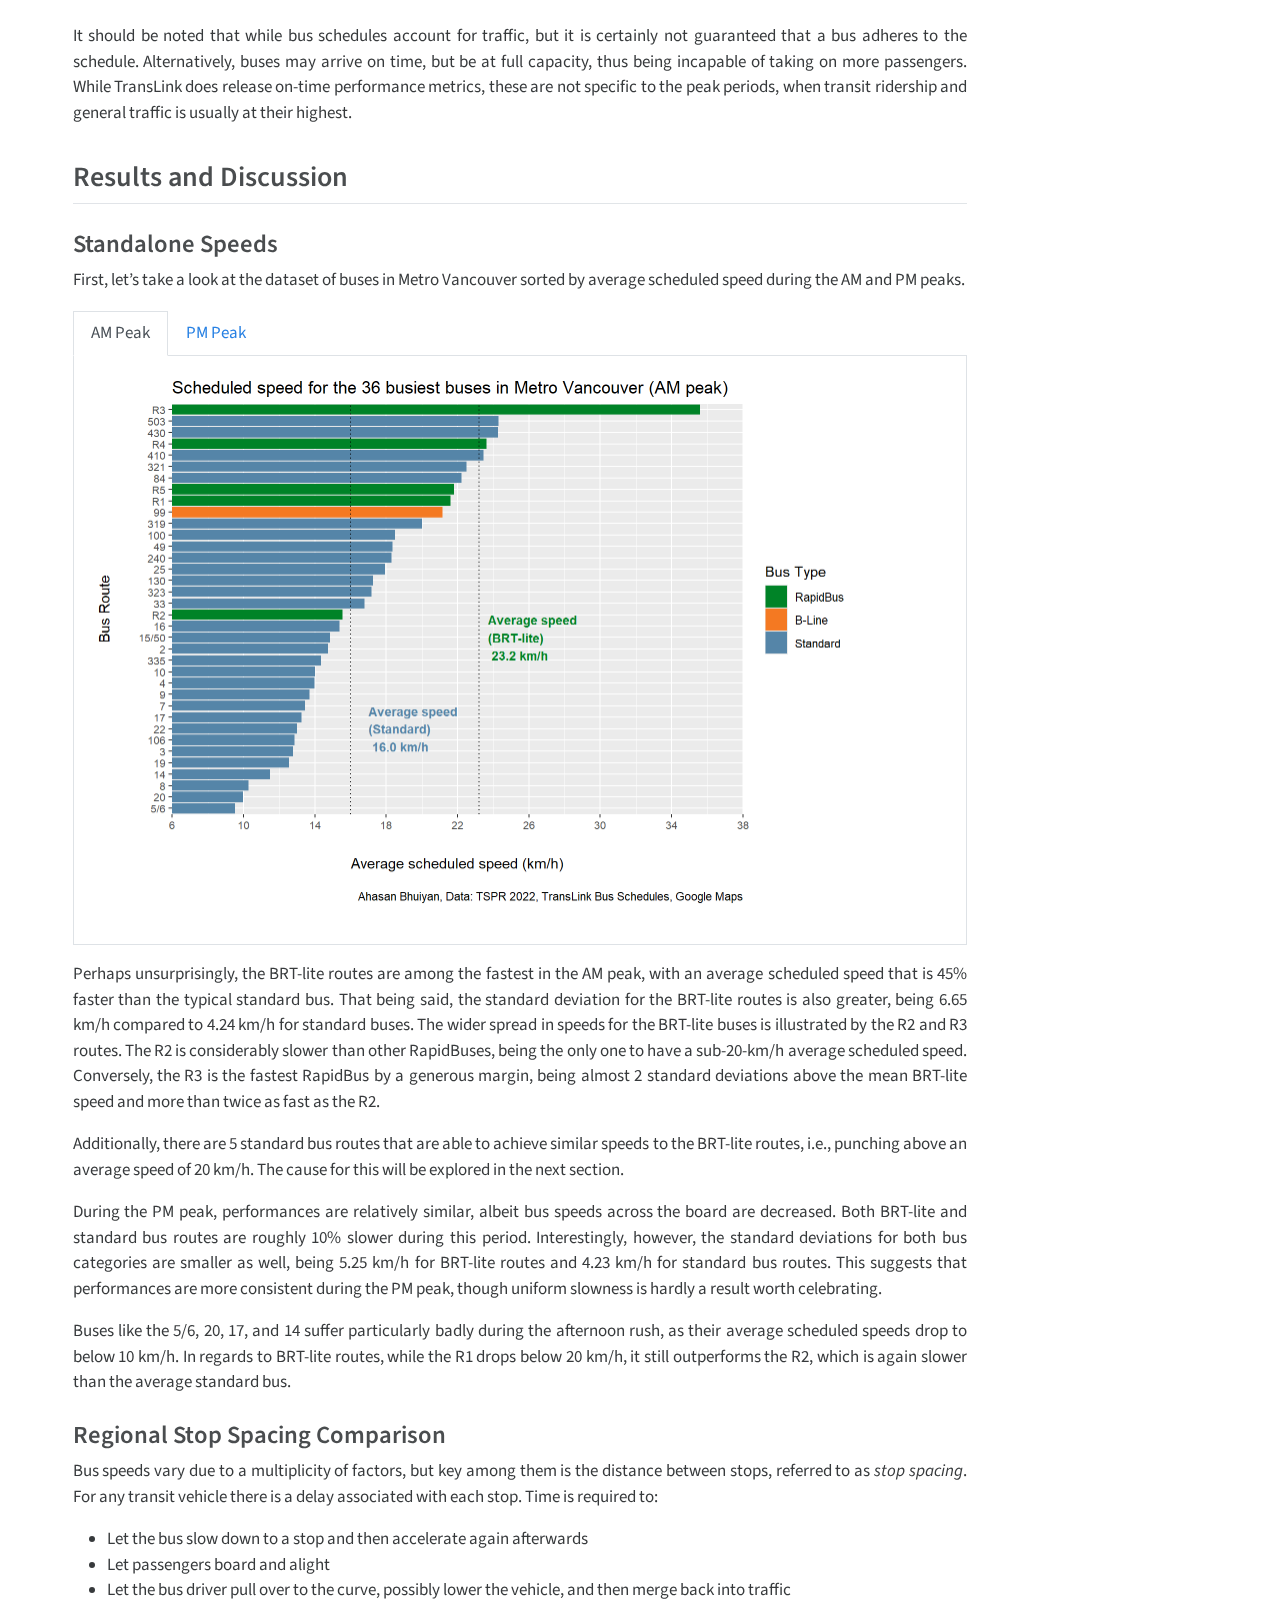
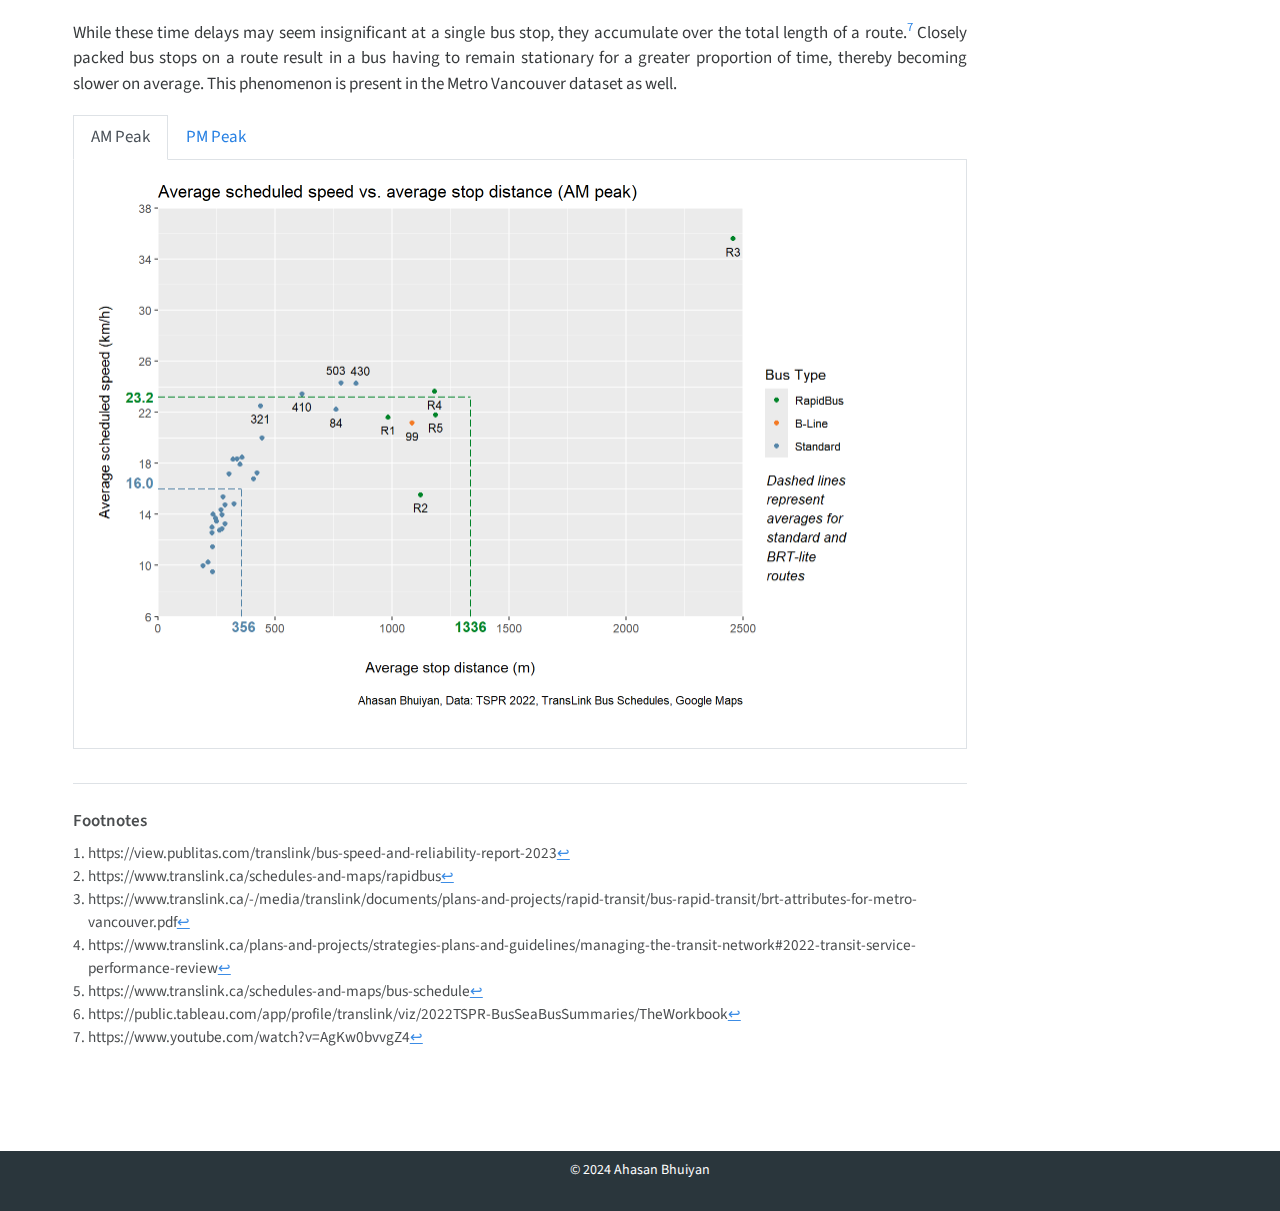
<file: docs/projects/2024/bus_performance_analysis/index.html>
<!DOCTYPE html>
<html xmlns="http://www.w3.org/1999/xhtml" lang="en" xml:lang="en"><head>

<meta charset="utf-8">
<meta name="generator" content="quarto-1.3.450">

<meta name="viewport" content="width=device-width, initial-scale=1.0, user-scalable=yes">

<meta name="dcterms.date" content="2024-02-08">
<meta name="description" content="Analysis of scheduled bus speeds with respect to stop spacing">

<title>teito7000 - Metro Vancouver Bus Performance Analysis</title>
<style>
code{white-space: pre-wrap;}
span.smallcaps{font-variant: small-caps;}
div.columns{display: flex; gap: min(4vw, 1.5em);}
div.column{flex: auto; overflow-x: auto;}
div.hanging-indent{margin-left: 1.5em; text-indent: -1.5em;}
ul.task-list{list-style: none;}
ul.task-list li input[type="checkbox"] {
  width: 0.8em;
  margin: 0 0.8em 0.2em -1em; /* quarto-specific, see https://github.com/quarto-dev/quarto-cli/issues/4556 */ 
  vertical-align: middle;
}
</style>


<script src="../../../site_libs/quarto-nav/quarto-nav.js"></script>
<script src="../../../site_libs/quarto-nav/headroom.min.js"></script>
<script src="../../../site_libs/clipboard/clipboard.min.js"></script>
<script src="../../../site_libs/quarto-search/autocomplete.umd.js"></script>
<script src="../../../site_libs/quarto-search/fuse.min.js"></script>
<script src="../../../site_libs/quarto-search/quarto-search.js"></script>
<meta name="quarto:offset" content="../../../">
<script src="../../../site_libs/quarto-html/quarto.js"></script>
<script src="../../../site_libs/quarto-html/popper.min.js"></script>
<script src="../../../site_libs/quarto-html/tippy.umd.min.js"></script>
<script src="../../../site_libs/quarto-html/anchor.min.js"></script>
<link href="../../../site_libs/quarto-html/tippy.css" rel="stylesheet">
<link href="../../../site_libs/quarto-html/quarto-syntax-highlighting.css" rel="stylesheet" id="quarto-text-highlighting-styles">
<script src="../../../site_libs/bootstrap/bootstrap.min.js"></script>
<link href="../../../site_libs/bootstrap/bootstrap-icons.css" rel="stylesheet">
<link href="../../../site_libs/bootstrap/bootstrap.min.css" rel="stylesheet" id="quarto-bootstrap" data-mode="light">
<script id="quarto-search-options" type="application/json">{
  "location": "navbar",
  "copy-button": false,
  "collapse-after": 3,
  "panel-placement": "end",
  "type": "overlay",
  "limit": 20,
  "language": {
    "search-no-results-text": "No results",
    "search-matching-documents-text": "matching documents",
    "search-copy-link-title": "Copy link to search",
    "search-hide-matches-text": "Hide additional matches",
    "search-more-match-text": "more match in this document",
    "search-more-matches-text": "more matches in this document",
    "search-clear-button-title": "Clear",
    "search-detached-cancel-button-title": "Cancel",
    "search-submit-button-title": "Submit",
    "search-label": "Search"
  }
}</script>


<link rel="stylesheet" href="../../../styles.css">
</head>

<body class="nav-fixed">

<div id="quarto-search-results"></div>
  <header id="quarto-header" class="headroom fixed-top">
    <nav class="navbar navbar-expand-lg navbar-dark ">
      <div class="navbar-container container-fluid">
      <div class="navbar-brand-container">
    <a class="navbar-brand" href="../../../index.html">
    <span class="navbar-title">teito7000</span>
    </a>
  </div>
            <div id="quarto-search" class="" title="Search"></div>
          <button class="navbar-toggler" type="button" data-bs-toggle="collapse" data-bs-target="#navbarCollapse" aria-controls="navbarCollapse" aria-expanded="false" aria-label="Toggle navigation" onclick="if (window.quartoToggleHeadroom) { window.quartoToggleHeadroom(); }">
  <span class="navbar-toggler-icon"></span>
</button>
          <div class="collapse navbar-collapse" id="navbarCollapse">
            <ul class="navbar-nav navbar-nav-scroll me-auto">
  <li class="nav-item">
    <a class="nav-link" href="../../../projects.html" rel="" target="">
 <span class="menu-text">Projects</span></a>
  </li>  
</ul>
            <div class="quarto-navbar-tools ms-auto">
</div>
          </div> <!-- /navcollapse -->
      </div> <!-- /container-fluid -->
    </nav>
</header>
<!-- content -->
<div id="quarto-content" class="quarto-container page-columns page-rows-contents page-layout-full page-navbar">
<!-- sidebar -->
<!-- margin-sidebar -->
    <div id="quarto-margin-sidebar" class="sidebar margin-sidebar">
        <nav id="TOC" role="doc-toc" class="toc-active">
    <h2 id="toc-title">On this page</h2>
   
  <ul>
  <li><a href="#introduction" id="toc-introduction" class="nav-link active" data-scroll-target="#introduction">Introduction</a></li>
  <li><a href="#background-and-methodology" id="toc-background-and-methodology" class="nav-link" data-scroll-target="#background-and-methodology">Background and Methodology</a>
  <ul class="collapse">
  <li><a href="#bus-types" id="toc-bus-types" class="nav-link" data-scroll-target="#bus-types">Bus Types</a></li>
  <li><a href="#data-sources" id="toc-data-sources" class="nav-link" data-scroll-target="#data-sources">Data Sources</a></li>
  </ul></li>
  <li><a href="#results-and-discussion" id="toc-results-and-discussion" class="nav-link" data-scroll-target="#results-and-discussion">Results and Discussion</a>
  <ul class="collapse">
  <li><a href="#standalone-speeds" id="toc-standalone-speeds" class="nav-link" data-scroll-target="#standalone-speeds">Standalone Speeds</a></li>
  <li><a href="#regional-stop-spacing-comparison" id="toc-regional-stop-spacing-comparison" class="nav-link" data-scroll-target="#regional-stop-spacing-comparison">Regional Stop Spacing Comparison</a></li>
  </ul></li>
  </ul>
</nav>
    </div>
<!-- main -->
<main class="content column-page-left" id="quarto-document-content">

<header id="title-block-header" class="quarto-title-block default">
<div class="quarto-title">
<h1 class="title">Metro Vancouver Bus Performance Analysis</h1>
  <div class="quarto-categories">
    <div class="quarto-category">data</div>
    <div class="quarto-category">map</div>
    <div class="quarto-category">transit</div>
  </div>
  </div>

<div>
  <div class="description">
    Analysis of scheduled bus speeds with respect to stop spacing
  </div>
</div>


<div class="quarto-title-meta">

    
    <div>
    <div class="quarto-title-meta-heading">Published</div>
    <div class="quarto-title-meta-contents">
      <p class="date">February 8, 2024</p>
    </div>
  </div>
  
    
  </div>
  

</header>

<p>Work in progress!</p>
<section id="introduction" class="level2">
<h2 class="anchored" data-anchor-id="introduction">Introduction</h2>
<p>One of the keys to enabling a competitive public transit system is speed, and consequently, travel time. Slower speeds may be a symptom of unpredictable service, eroding confidence and pushing people towards alternative modes which save travel time albeit with potentially higher costs.<a href="#fn1" class="footnote-ref" id="fnref1" role="doc-noteref"><sup>1</sup></a> Additionally, a transportation option that does not value people’s time deters potential riders away from ever considering it. To achieve ambitious transit modal share targets where the majority of people choose public transportation over personal vehicles, public transit needs to be appealing to those who have the option to drive. In other words, transit travel time needs to be comparable to, or less than, that of driving. This is particularly true for mixed-traffic transit, which has to share its route with other road users.</p>
<p>Within Metro Vancouver, buses serve as the main form of mixed-traffic transit and are mostly divided into three types: standard buses, RapidBuses, and the 99 B-Line. The purpose of this investigation was to find and compare the scheduled speed of these three bus types. An overall trend of stop spacing was identified to explain why bus speeds vary between routes and potential outliers were investigated. To provide some context, comparisons were made to see how Metro Vancouver stacks up against domestic and international counterparts. Finally, a discussion was had about how standard buses can attain better performance through infrastructure and policy restructuring.</p>
</section>
<section id="background-and-methodology" class="level2">
<h2 class="anchored" data-anchor-id="background-and-methodology">Background and Methodology</h2>
<p>TransLink is the transportation authority that manages the bus network in Metro Vancouver, through their subsidiary, Coast Mountain Bus Company. The buses primarily fall into the three aforementioned categories of standard buses, RapidBuses, and the 99 B-Line. Other niche types such as highway express and community shuttle routes are grouped into the standard bus category for this analysis.</p>
<section id="bus-types" class="level3">
<h3 class="anchored" data-anchor-id="bus-types">Bus Types</h3>
<p>Standard buses comprise the majority of bus routes in the region and they typically have little infrastructure besides sign poles and possibly a bench at each stop.</p>
<p>RapidBuses are express buses with additional features such as all-day frequency (usually every 15 minutes or better), wider distances between stops, all-door boarding, and real-time displays at bus stops.<a href="#fn2" class="footnote-ref" id="fnref2" role="doc-noteref"><sup>2</sup></a> RapidBus routes also feature a mix of bus priority measures (e.g., bus lanes, queue jumps, HOV lanes) for approximately 1/3 of their route.<a href="#fn3" class="footnote-ref" id="fnref3" role="doc-noteref"><sup>3</sup></a></p>
<p>Lastly, the 99 B-Line is another express bus route with frequent service and transit priority by means of bus lanes. It serves as both the progenitor for the current RapidBus routes as well as the last surviving example of the B-Line express buses.</p>
<p>Both the RapidBus and the 99 B-Line are characterized as “BRT-lite” routes, having some transit priority measures associated with Bus Rapid Transit, but lacking others, including signal priority and continuous dedicated bus lanes.</p>
</section>
<section id="data-sources" class="level3">
<h3 class="anchored" data-anchor-id="data-sources">Data Sources</h3>
<p>The data that was examined for this analysis consisted of the 36 busiest bus routes in Metro Vancouver according to annual boardings in 2022, as found in the Transit Service Performance Review (TSPR) for that year.<a href="#fn4" class="footnote-ref" id="fnref4" role="doc-noteref"><sup>4</sup></a> This includes the 99 B-Line, all 5 RapidBus routes, and 30 standard bus routes to provide a decent sample size. For each route, one direction of travel was chosen for inspection, that being the direction TransLink labels as “1”. The scheduled running time, the time it takes to travel from one terminus to another, was collected for both the AM and PM peak periods (around 8 AM and 5 PM) using bus schedules issued in 2023 September.<a href="#fn5" class="footnote-ref" id="fnref5" role="doc-noteref"><sup>5</sup></a> Distances were obtained from the 2022 TSPR Bus/SeaBus Summaries<a href="#fn6" class="footnote-ref" id="fnref6" role="doc-noteref"><sup>6</sup></a> and validated using Google Maps for accuracy. If there was a large discrepancy of a few kilometres or more, the Google Maps measurement was preferred. Then, average scheduled speeds were calculated using the simple equation relating speed, distance, and time. Finally, the number of bus stops on a particular route was manually tallied from the bus schedules. Please refer to the Appendix for access to the dataset.</p>
<p>It should be noted that while bus schedules account for traffic, but it is certainly not guaranteed that a bus adheres to the schedule. Alternatively, buses may arrive on time, but be at full capacity, thus being incapable of taking on more passengers. While TransLink does release on-time performance metrics, these are not specific to the peak periods, when transit ridership and general traffic is usually at their highest.</p>
</section>
</section>
<section id="results-and-discussion" class="level2">
<h2 class="anchored" data-anchor-id="results-and-discussion">Results and Discussion</h2>
<section id="standalone-speeds" class="level3">
<h3 class="anchored" data-anchor-id="standalone-speeds">Standalone Speeds</h3>
<p>First, let’s take a look at the dataset of buses in Metro Vancouver sorted by average scheduled speed during the AM and PM peaks.</p>
<div class="tabset-margin-container"></div><div class="panel-tabset">
<ul class="nav nav-tabs" role="tablist"><li class="nav-item" role="presentation"><a class="nav-link active" id="tabset-1-1-tab" data-bs-toggle="tab" data-bs-target="#tabset-1-1" role="tab" aria-controls="tabset-1-1" aria-selected="true">AM Peak</a></li><li class="nav-item" role="presentation"><a class="nav-link" id="tabset-1-2-tab" data-bs-toggle="tab" data-bs-target="#tabset-1-2" role="tab" aria-controls="tabset-1-2" aria-selected="false">PM Peak</a></li></ul>
<div class="tab-content">
<div id="tabset-1-1" class="tab-pane active" role="tabpanel" aria-labelledby="tabset-1-1-tab">
<div class="cell">
<div class="cell-output-display">
<p><img src="index_files/figure-html/am-peak-speeds-1.png" class="img-fluid" width="768"></p>
</div>
</div>
</div>
<div id="tabset-1-2" class="tab-pane" role="tabpanel" aria-labelledby="tabset-1-2-tab">
<div class="cell">
<div class="cell-output-display">
<p><img src="index_files/figure-html/pm-peak-speeds-1.png" class="img-fluid" width="768"></p>
</div>
</div>
</div>
</div>
</div>
<p>Perhaps unsurprisingly, the BRT-lite routes are among the fastest in the AM peak, with an average scheduled speed that is 45% faster than the typical standard bus. That being said, the standard deviation for the BRT-lite routes is also greater, being 6.65 km/h compared to 4.24 km/h for standard buses. The wider spread in speeds for the BRT-lite buses is illustrated by the R2 and R3 routes. The R2 is considerably slower than other RapidBuses, being the only one to have a sub-20-km/h average scheduled speed. Conversely, the R3 is the fastest RapidBus by a generous margin, being almost 2 standard deviations above the mean BRT-lite speed and more than twice as fast as the R2.</p>
<p>Additionally, there are 5 standard bus routes that are able to achieve similar speeds to the BRT-lite routes, i.e., punching above an average speed of 20 km/h. The cause for this will be explored in the next section.</p>
<p>During the PM peak, performances are relatively similar, albeit bus speeds across the board are decreased. Both BRT-lite and standard bus routes are roughly 10% slower during this period. Interestingly, however, the standard deviations for both bus categories are smaller as well, being 5.25 km/h for BRT-lite routes and 4.23 km/h for standard bus routes. This suggests that performances are more consistent during the PM peak, though uniform slowness is hardly a result worth celebrating.</p>
<p>Buses like the 5/6, 20, 17, and 14 suffer particularly badly during the afternoon rush, as their average scheduled speeds drop to below 10 km/h. In regards to BRT-lite routes, while the R1 drops below 20 km/h, it still outperforms the R2, which is again slower than the average standard bus.</p>
</section>
<section id="regional-stop-spacing-comparison" class="level3">
<h3 class="anchored" data-anchor-id="regional-stop-spacing-comparison">Regional Stop Spacing Comparison</h3>
<p>Bus speeds vary due to a multiplicity of factors, but key among them is the distance between stops, referred to as <em>stop spacing</em>. For any transit vehicle there is a delay associated with each stop. Time is required to:</p>
<ul>
<li>Let the bus slow down to a stop and then accelerate again afterwards</li>
<li>Let passengers board and alight</li>
<li>Let the bus driver pull over to the curve, possibly lower the vehicle, and then merge back into traffic</li>
</ul>
<p>While these time delays may seem insignificant at a single bus stop, they accumulate over the total length of a route.<a href="#fn7" class="footnote-ref" id="fnref7" role="doc-noteref"><sup>7</sup></a> Closely packed bus stops on a route result in a bus having to remain stationary for a greater proportion of time, thereby becoming slower on average. This phenomenon is present in the Metro Vancouver dataset as well.</p>
<div class="tabset-margin-container"></div><div class="panel-tabset">
<ul class="nav nav-tabs" role="tablist"><li class="nav-item" role="presentation"><a class="nav-link active" id="tabset-2-1-tab" data-bs-toggle="tab" data-bs-target="#tabset-2-1" role="tab" aria-controls="tabset-2-1" aria-selected="true">AM Peak</a></li><li class="nav-item" role="presentation"><a class="nav-link" id="tabset-2-2-tab" data-bs-toggle="tab" data-bs-target="#tabset-2-2" role="tab" aria-controls="tabset-2-2" aria-selected="false">PM Peak</a></li></ul>
<div class="tab-content">
<div id="tabset-2-1" class="tab-pane active" role="tabpanel" aria-labelledby="tabset-2-1-tab">
<div class="cell">
<div class="cell-output-display">
<p><img src="index_files/figure-html/am-peak-stop-spacing-1.png" class="img-fluid" width="768"></p>
</div>
</div>
</div>
<div id="tabset-2-2" class="tab-pane" role="tabpanel" aria-labelledby="tabset-2-2-tab">
<div class="cell">
<div class="cell-output-display">
<p><img src="index_files/figure-html/pm-peak-stop-spacing-1.png" class="img-fluid" width="768"></p>
</div>
</div>
</div>
</div>
</div>


</section>
</section>


<div id="quarto-appendix" class="default"><section id="footnotes" class="footnotes footnotes-end-of-document" role="doc-endnotes"><h2 class="anchored quarto-appendix-heading">Footnotes</h2>

<ol>
<li id="fn1"><p>https://view.publitas.com/translink/bus-speed-and-reliability-report-2023<a href="#fnref1" class="footnote-back" role="doc-backlink">↩︎</a></p></li>
<li id="fn2"><p>https://www.translink.ca/schedules-and-maps/rapidbus<a href="#fnref2" class="footnote-back" role="doc-backlink">↩︎</a></p></li>
<li id="fn3"><p>https://www.translink.ca/-/media/translink/documents/plans-and-projects/rapid-transit/bus-rapid-transit/brt-attributes-for-metro-vancouver.pdf<a href="#fnref3" class="footnote-back" role="doc-backlink">↩︎</a></p></li>
<li id="fn4"><p>https://www.translink.ca/plans-and-projects/strategies-plans-and-guidelines/managing-the-transit-network#2022-transit-service-performance-review<a href="#fnref4" class="footnote-back" role="doc-backlink">↩︎</a></p></li>
<li id="fn5"><p>https://www.translink.ca/schedules-and-maps/bus-schedule<a href="#fnref5" class="footnote-back" role="doc-backlink">↩︎</a></p></li>
<li id="fn6"><p>https://public.tableau.com/app/profile/translink/viz/2022TSPR-BusSeaBusSummaries/TheWorkbook<a href="#fnref6" class="footnote-back" role="doc-backlink">↩︎</a></p></li>
<li id="fn7"><p>https://www.youtube.com/watch?v=AgKw0bvvgZ4<a href="#fnref7" class="footnote-back" role="doc-backlink">↩︎</a></p></li>
</ol>
</section></div></main> <!-- /main -->
<script id="quarto-html-after-body" type="application/javascript">
window.document.addEventListener("DOMContentLoaded", function (event) {
  const toggleBodyColorMode = (bsSheetEl) => {
    const mode = bsSheetEl.getAttribute("data-mode");
    const bodyEl = window.document.querySelector("body");
    if (mode === "dark") {
      bodyEl.classList.add("quarto-dark");
      bodyEl.classList.remove("quarto-light");
    } else {
      bodyEl.classList.add("quarto-light");
      bodyEl.classList.remove("quarto-dark");
    }
  }
  const toggleBodyColorPrimary = () => {
    const bsSheetEl = window.document.querySelector("link#quarto-bootstrap");
    if (bsSheetEl) {
      toggleBodyColorMode(bsSheetEl);
    }
  }
  toggleBodyColorPrimary();  
  const icon = "";
  const anchorJS = new window.AnchorJS();
  anchorJS.options = {
    placement: 'right',
    icon: icon
  };
  anchorJS.add('.anchored');
  const isCodeAnnotation = (el) => {
    for (const clz of el.classList) {
      if (clz.startsWith('code-annotation-')) {                     
        return true;
      }
    }
    return false;
  }
  const clipboard = new window.ClipboardJS('.code-copy-button', {
    text: function(trigger) {
      const codeEl = trigger.previousElementSibling.cloneNode(true);
      for (const childEl of codeEl.children) {
        if (isCodeAnnotation(childEl)) {
          childEl.remove();
        }
      }
      return codeEl.innerText;
    }
  });
  clipboard.on('success', function(e) {
    // button target
    const button = e.trigger;
    // don't keep focus
    button.blur();
    // flash "checked"
    button.classList.add('code-copy-button-checked');
    var currentTitle = button.getAttribute("title");
    button.setAttribute("title", "Copied!");
    let tooltip;
    if (window.bootstrap) {
      button.setAttribute("data-bs-toggle", "tooltip");
      button.setAttribute("data-bs-placement", "left");
      button.setAttribute("data-bs-title", "Copied!");
      tooltip = new bootstrap.Tooltip(button, 
        { trigger: "manual", 
          customClass: "code-copy-button-tooltip",
          offset: [0, -8]});
      tooltip.show();    
    }
    setTimeout(function() {
      if (tooltip) {
        tooltip.hide();
        button.removeAttribute("data-bs-title");
        button.removeAttribute("data-bs-toggle");
        button.removeAttribute("data-bs-placement");
      }
      button.setAttribute("title", currentTitle);
      button.classList.remove('code-copy-button-checked');
    }, 1000);
    // clear code selection
    e.clearSelection();
  });
  function tippyHover(el, contentFn) {
    const config = {
      allowHTML: true,
      content: contentFn,
      maxWidth: 500,
      delay: 100,
      arrow: false,
      appendTo: function(el) {
          return el.parentElement;
      },
      interactive: true,
      interactiveBorder: 10,
      theme: 'quarto',
      placement: 'bottom-start'
    };
    window.tippy(el, config); 
  }
  const noterefs = window.document.querySelectorAll('a[role="doc-noteref"]');
  for (var i=0; i<noterefs.length; i++) {
    const ref = noterefs[i];
    tippyHover(ref, function() {
      // use id or data attribute instead here
      let href = ref.getAttribute('data-footnote-href') || ref.getAttribute('href');
      try { href = new URL(href).hash; } catch {}
      const id = href.replace(/^#\/?/, "");
      const note = window.document.getElementById(id);
      return note.innerHTML;
    });
  }
      let selectedAnnoteEl;
      const selectorForAnnotation = ( cell, annotation) => {
        let cellAttr = 'data-code-cell="' + cell + '"';
        let lineAttr = 'data-code-annotation="' +  annotation + '"';
        const selector = 'span[' + cellAttr + '][' + lineAttr + ']';
        return selector;
      }
      const selectCodeLines = (annoteEl) => {
        const doc = window.document;
        const targetCell = annoteEl.getAttribute("data-target-cell");
        const targetAnnotation = annoteEl.getAttribute("data-target-annotation");
        const annoteSpan = window.document.querySelector(selectorForAnnotation(targetCell, targetAnnotation));
        const lines = annoteSpan.getAttribute("data-code-lines").split(",");
        const lineIds = lines.map((line) => {
          return targetCell + "-" + line;
        })
        let top = null;
        let height = null;
        let parent = null;
        if (lineIds.length > 0) {
            //compute the position of the single el (top and bottom and make a div)
            const el = window.document.getElementById(lineIds[0]);
            top = el.offsetTop;
            height = el.offsetHeight;
            parent = el.parentElement.parentElement;
          if (lineIds.length > 1) {
            const lastEl = window.document.getElementById(lineIds[lineIds.length - 1]);
            const bottom = lastEl.offsetTop + lastEl.offsetHeight;
            height = bottom - top;
          }
          if (top !== null && height !== null && parent !== null) {
            // cook up a div (if necessary) and position it 
            let div = window.document.getElementById("code-annotation-line-highlight");
            if (div === null) {
              div = window.document.createElement("div");
              div.setAttribute("id", "code-annotation-line-highlight");
              div.style.position = 'absolute';
              parent.appendChild(div);
            }
            div.style.top = top - 2 + "px";
            div.style.height = height + 4 + "px";
            let gutterDiv = window.document.getElementById("code-annotation-line-highlight-gutter");
            if (gutterDiv === null) {
              gutterDiv = window.document.createElement("div");
              gutterDiv.setAttribute("id", "code-annotation-line-highlight-gutter");
              gutterDiv.style.position = 'absolute';
              const codeCell = window.document.getElementById(targetCell);
              const gutter = codeCell.querySelector('.code-annotation-gutter');
              gutter.appendChild(gutterDiv);
            }
            gutterDiv.style.top = top - 2 + "px";
            gutterDiv.style.height = height + 4 + "px";
          }
          selectedAnnoteEl = annoteEl;
        }
      };
      const unselectCodeLines = () => {
        const elementsIds = ["code-annotation-line-highlight", "code-annotation-line-highlight-gutter"];
        elementsIds.forEach((elId) => {
          const div = window.document.getElementById(elId);
          if (div) {
            div.remove();
          }
        });
        selectedAnnoteEl = undefined;
      };
      // Attach click handler to the DT
      const annoteDls = window.document.querySelectorAll('dt[data-target-cell]');
      for (const annoteDlNode of annoteDls) {
        annoteDlNode.addEventListener('click', (event) => {
          const clickedEl = event.target;
          if (clickedEl !== selectedAnnoteEl) {
            unselectCodeLines();
            const activeEl = window.document.querySelector('dt[data-target-cell].code-annotation-active');
            if (activeEl) {
              activeEl.classList.remove('code-annotation-active');
            }
            selectCodeLines(clickedEl);
            clickedEl.classList.add('code-annotation-active');
          } else {
            // Unselect the line
            unselectCodeLines();
            clickedEl.classList.remove('code-annotation-active');
          }
        });
      }
  const findCites = (el) => {
    const parentEl = el.parentElement;
    if (parentEl) {
      const cites = parentEl.dataset.cites;
      if (cites) {
        return {
          el,
          cites: cites.split(' ')
        };
      } else {
        return findCites(el.parentElement)
      }
    } else {
      return undefined;
    }
  };
  var bibliorefs = window.document.querySelectorAll('a[role="doc-biblioref"]');
  for (var i=0; i<bibliorefs.length; i++) {
    const ref = bibliorefs[i];
    const citeInfo = findCites(ref);
    if (citeInfo) {
      tippyHover(citeInfo.el, function() {
        var popup = window.document.createElement('div');
        citeInfo.cites.forEach(function(cite) {
          var citeDiv = window.document.createElement('div');
          citeDiv.classList.add('hanging-indent');
          citeDiv.classList.add('csl-entry');
          var biblioDiv = window.document.getElementById('ref-' + cite);
          if (biblioDiv) {
            citeDiv.innerHTML = biblioDiv.innerHTML;
          }
          popup.appendChild(citeDiv);
        });
        return popup.innerHTML;
      });
    }
  }
});
</script>
</div> <!-- /content -->
<footer class="footer">
  <div class="nav-footer">
    <div class="nav-footer-left">
      &nbsp;
    </div>   
    <div class="nav-footer-center">© 2024 Ahasan Bhuiyan</div>
    <div class="nav-footer-right">
      &nbsp;
    </div>
  </div>
</footer>



</body></html>
</file>
<file: docs/site_libs/quarto-html/tippy.css>
.tippy-box[data-animation=fade][data-state=hidden]{opacity:0}[data-tippy-root]{max-width:calc(100vw - 10px)}.tippy-box{position:relative;background-color:#333;color:#fff;border-radius:4px;font-size:14px;line-height:1.4;white-space:normal;outline:0;transition-property:transform,visibility,opacity}.tippy-box[data-placement^=top]>.tippy-arrow{bottom:0}.tippy-box[data-placement^=top]>.tippy-arrow:before{bottom:-7px;left:0;border-width:8px 8px 0;border-top-color:initial;transform-origin:center top}.tippy-box[data-placement^=bottom]>.tippy-arrow{top:0}.tippy-box[data-placement^=bottom]>.tippy-arrow:before{top:-7px;left:0;border-width:0 8px 8px;border-bottom-color:initial;transform-origin:center bottom}.tippy-box[data-placement^=left]>.tippy-arrow{right:0}.tippy-box[data-placement^=left]>.tippy-arrow:before{border-width:8px 0 8px 8px;border-left-color:initial;right:-7px;transform-origin:center left}.tippy-box[data-placement^=right]>.tippy-arrow{left:0}.tippy-box[data-placement^=right]>.tippy-arrow:before{left:-7px;border-width:8px 8px 8px 0;border-right-color:initial;transform-origin:center right}.tippy-box[data-inertia][data-state=visible]{transition-timing-function:cubic-bezier(.54,1.5,.38,1.11)}.tippy-arrow{width:16px;height:16px;color:#333}.tippy-arrow:before{content:"";position:absolute;border-color:transparent;border-style:solid}.tippy-content{position:relative;padding:5px 9px;z-index:1}
</file>
<file: docs/site_libs/quarto-html/quarto-syntax-highlighting.css>
/* quarto syntax highlight colors */
:root {
  --quarto-hl-ot-color: #003B4F;
  --quarto-hl-at-color: #657422;
  --quarto-hl-ss-color: #20794D;
  --quarto-hl-an-color: #5E5E5E;
  --quarto-hl-fu-color: #4758AB;
  --quarto-hl-st-color: #20794D;
  --quarto-hl-cf-color: #003B4F;
  --quarto-hl-op-color: #5E5E5E;
  --quarto-hl-er-color: #AD0000;
  --quarto-hl-bn-color: #AD0000;
  --quarto-hl-al-color: #AD0000;
  --quarto-hl-va-color: #111111;
  --quarto-hl-bu-color: inherit;
  --quarto-hl-ex-color: inherit;
  --quarto-hl-pp-color: #AD0000;
  --quarto-hl-in-color: #5E5E5E;
  --quarto-hl-vs-color: #20794D;
  --quarto-hl-wa-color: #5E5E5E;
  --quarto-hl-do-color: #5E5E5E;
  --quarto-hl-im-color: #00769E;
  --quarto-hl-ch-color: #20794D;
  --quarto-hl-dt-color: #AD0000;
  --quarto-hl-fl-color: #AD0000;
  --quarto-hl-co-color: #5E5E5E;
  --quarto-hl-cv-color: #5E5E5E;
  --quarto-hl-cn-color: #8f5902;
  --quarto-hl-sc-color: #5E5E5E;
  --quarto-hl-dv-color: #AD0000;
  --quarto-hl-kw-color: #003B4F;
}

/* other quarto variables */
:root {
  --quarto-font-monospace: SFMono-Regular, Menlo, Monaco, Consolas, "Liberation Mono", "Courier New", monospace;
}

pre > code.sourceCode > span {
  color: #003B4F;
}

code span {
  color: #003B4F;
}

code.sourceCode > span {
  color: #003B4F;
}

div.sourceCode,
div.sourceCode pre.sourceCode {
  color: #003B4F;
}

code span.ot {
  color: #003B4F;
  font-style: inherit;
}

code span.at {
  color: #657422;
  font-style: inherit;
}

code span.ss {
  color: #20794D;
  font-style: inherit;
}

code span.an {
  color: #5E5E5E;
  font-style: inherit;
}

code span.fu {
  color: #4758AB;
  font-style: inherit;
}

code span.st {
  color: #20794D;
  font-style: inherit;
}

code span.cf {
  color: #003B4F;
  font-style: inherit;
}

code span.op {
  color: #5E5E5E;
  font-style: inherit;
}

code span.er {
  color: #AD0000;
  font-style: inherit;
}

code span.bn {
  color: #AD0000;
  font-style: inherit;
}

code span.al {
  color: #AD0000;
  font-style: inherit;
}

code span.va {
  color: #111111;
  font-style: inherit;
}

code span.bu {
  font-style: inherit;
}

code span.ex {
  font-style: inherit;
}

code span.pp {
  color: #AD0000;
  font-style: inherit;
}

code span.in {
  color: #5E5E5E;
  font-style: inherit;
}

code span.vs {
  color: #20794D;
  font-style: inherit;
}

code span.wa {
  color: #5E5E5E;
  font-style: italic;
}

code span.do {
  color: #5E5E5E;
  font-style: italic;
}

code span.im {
  color: #00769E;
  font-style: inherit;
}

code span.ch {
  color: #20794D;
  font-style: inherit;
}

code span.dt {
  color: #AD0000;
  font-style: inherit;
}

code span.fl {
  color: #AD0000;
  font-style: inherit;
}

code span.co {
  color: #5E5E5E;
  font-style: inherit;
}

code span.cv {
  color: #5E5E5E;
  font-style: italic;
}

code span.cn {
  color: #8f5902;
  font-style: inherit;
}

code span.sc {
  color: #5E5E5E;
  font-style: inherit;
}

code span.dv {
  color: #AD0000;
  font-style: inherit;
}

code span.kw {
  color: #003B4F;
  font-style: inherit;
}

.prevent-inlining {
  content: "</";
}

/*# sourceMappingURL=debc5d5d77c3f9108843748ff7464032.css.map */
</file>
<file: docs/styles.css>
/* css styles */
p {
  text-align: justify;
}

.caption {
  color: grey;
  font-style: normal;
  text-align: left;
  font-size: 0.9em;
}
</file>
